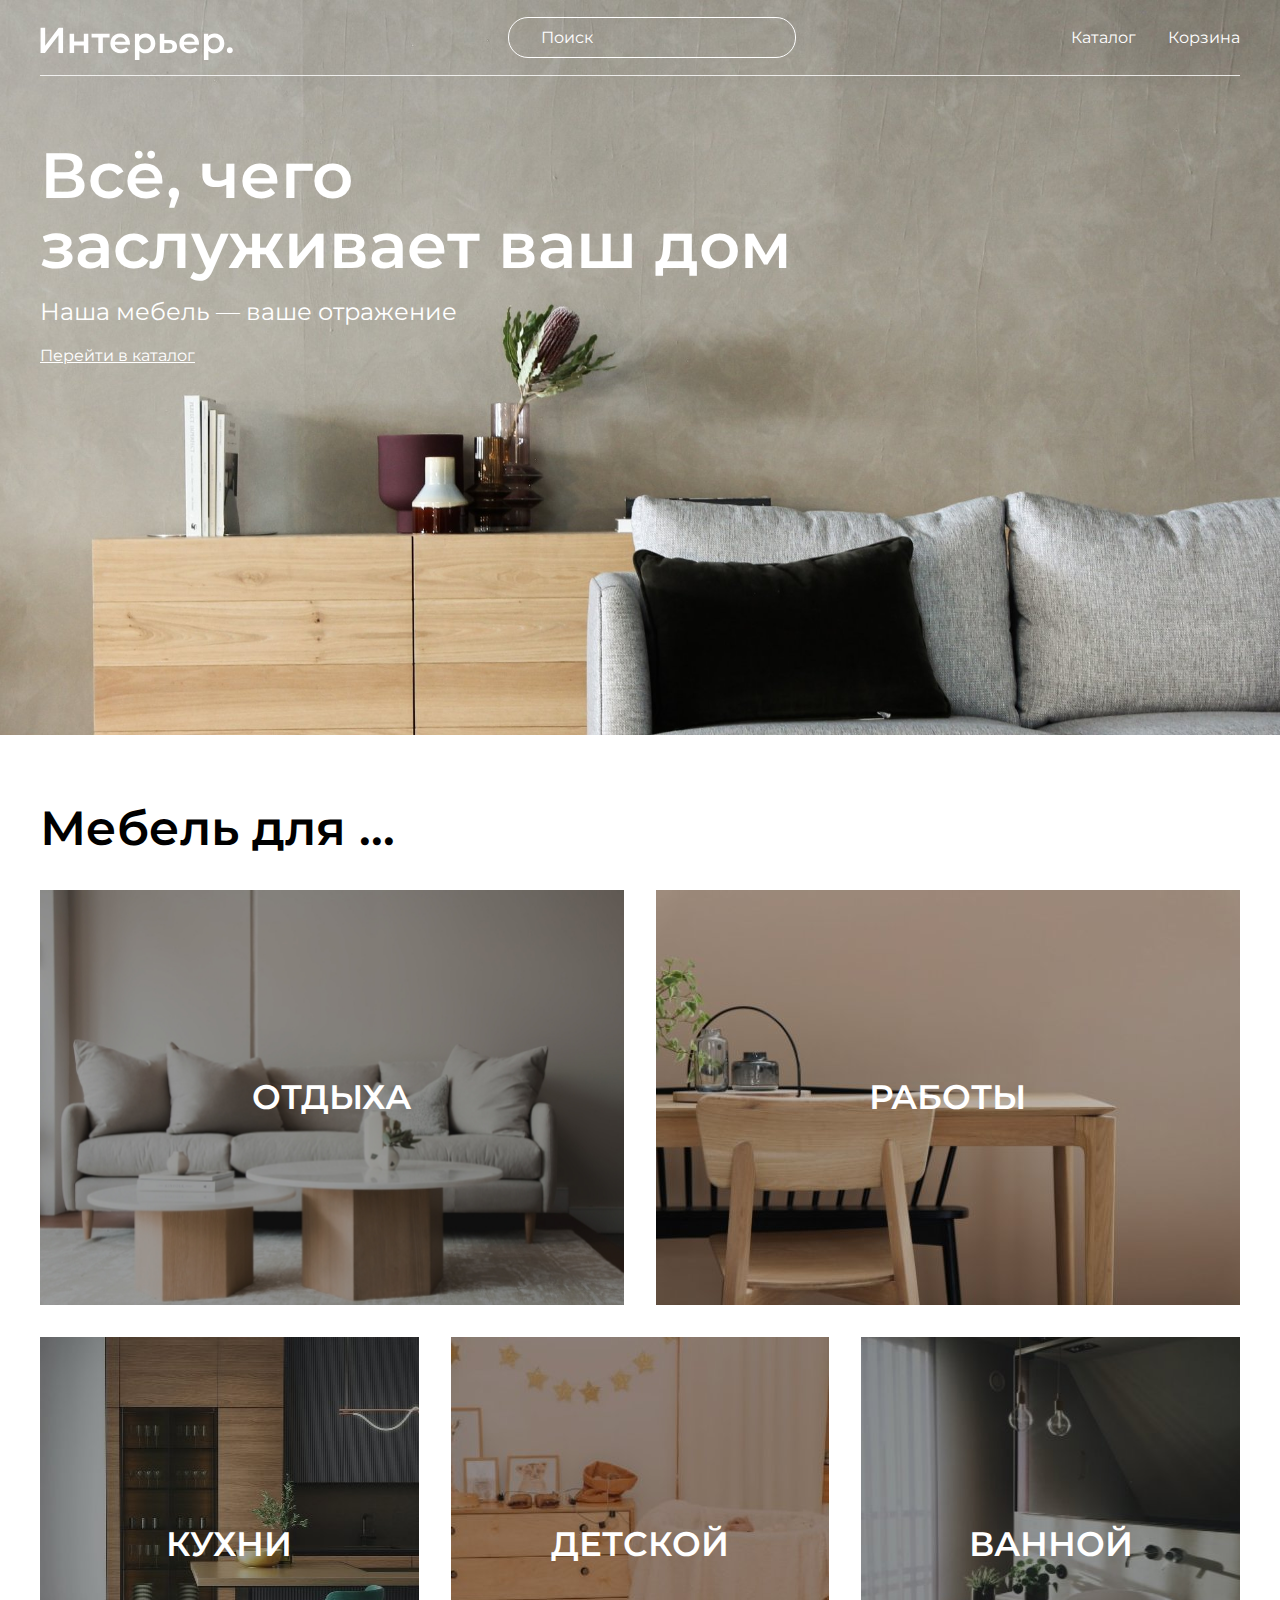
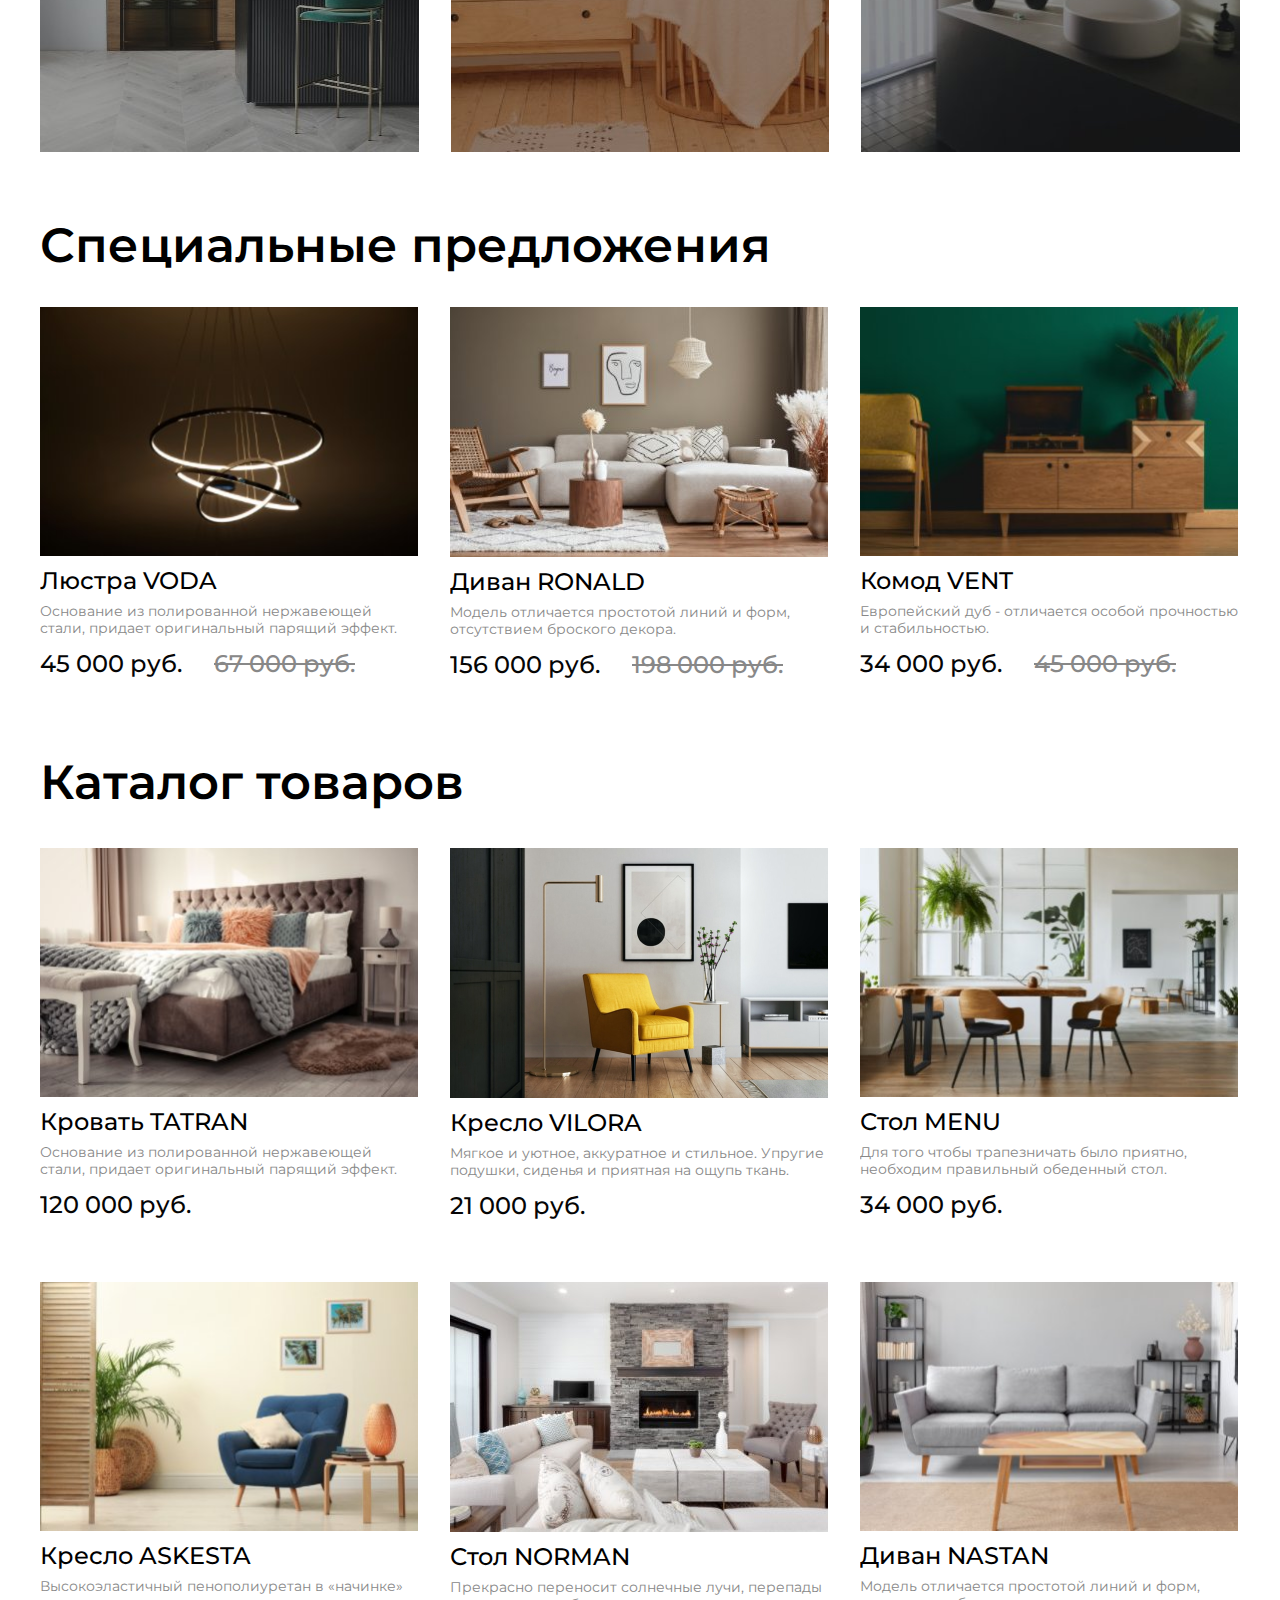
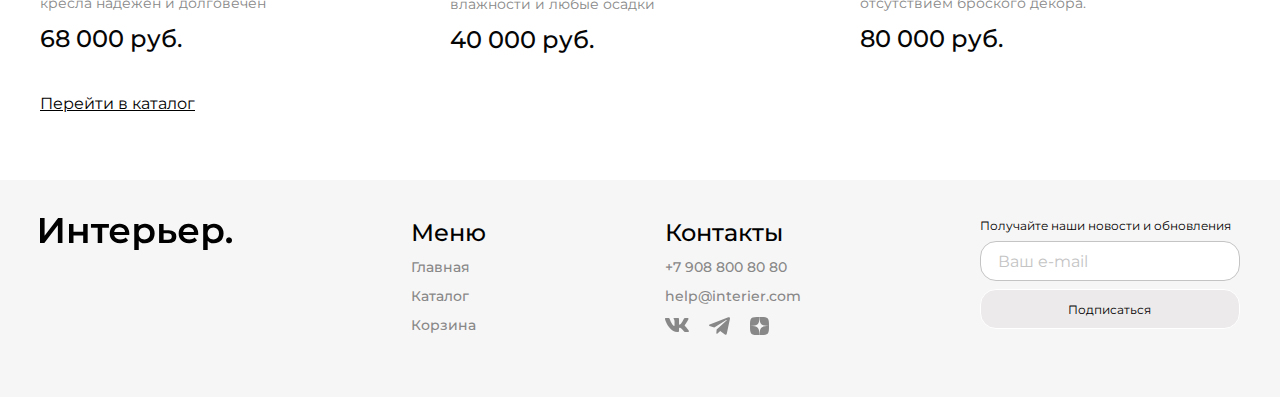
<file: index.html>
<!DOCTYPE html>
<html lang="en">
<head>
    <meta charset="UTF-8">
    <meta name="viewport" content="width=device-width, initial-scale=1.0">
    <title>Интернет-магазин мебели</title>
    <link rel="preconnect" href="https://fonts.googleapis.com">
    <link rel="preconnect" href="https://fonts.gstatic.com" crossorigin>
    <link href="https://fonts.googleapis.com/css2?family=Montserrat:ital,wght@0,100..900;1,100..900&display=swap" rel="stylesheet">
    <link rel="preconnect" href="https://fonts.googleapis.com">
    <link rel="preconnect" href="https://fonts.gstatic.com" crossorigin>
    <link href="https://fonts.googleapis.com/css2?family=Poppins:ital,wght@0,400;0,500;0,600;1,600&display=swap" rel="stylesheet">
    <link rel="stylesheet" href="style.css">
</head>
<body>
    <div class="top center">
        <header class="header">
            <a class="logo" href="index.html">
            <img class="header__logo" src="./img/logo.svg" alt="Логотип"></a>
            <input placeholder="Поиск" class="header__input" type="text">
        <nav>
            <ul class="menu">
                    <li><a class="menu__link" href="catalog.html">Каталог</a></li>
                <li>
                    <div class="menu__modal"> 
                        <a class="menu__link" href="basket.html">Корзина</a>
                        <div class="menu__modal-wrapper">
                        <div class="menu__modal-box">
                            <div class="menu__modal-item menu__modal-itemfirst">
                                <div class="menu__modal-card">
                                     <img class="menu__modal-img" src="./img/basket1.jpeg" alt="Стол MENU">
                                     <div class="menu__modal-info">
                                         <h4 class="menu__modal-name">Стол MENU</h4>
                                         <p class="menu__modal-price">34 000 руб.</p>
                                         <div class="menu__modal-linkbox">
                                             <a class="menu__modal-link" href="#">Избранные</a>
                                             <a class="menu__modal-link" href="#">Удалить</a>
                                         </div>
                                     </div>
                                </div>
                                 <input class="menu__modal-input" type="number" value="1" min="1">
                             </div>
                             <div class="menu__modal-item">
                                 <div class="menu__modal-card">
                                     <img class="menu__modal-img" src="./img/basket2.jpeg" alt="Диван NASTAN">
                                     <div class="menu__modal-info">
                                         <h4 class="menu__modal-name">Диван NASTAN</h4>
                                         <p class="menu__modal-price">80 000 руб.</p>
                                         <div class="menu__modal-linkbox">
                                             <a class="menu__modal-link" href="#">Избранные</a>
                                             <a class="menu__modal-link" href="#">Удалить</a>
                                         </div>
                                     </div>
                                 </div>
                                 <input class="menu__modal-input" type="number" value="1" min="1">
                             </div>
                        </div>
                        <div class="menu__modal-total">
                            <div class="menu__modal-totalsumm">
                                <h4 class="menu__modal-tot">Итого: </h4>
                                <h4 class="menu__modal-sum">114 000 руб.</h4>
                            </div>
                            <form action="#">
                                <button class="menu__modal-btn" type="submit">Оформить заказ</button>  
                            </form>
                        </div>
                        </div>
                    </div>
                </li>
            </ul>
        </nav>
        <div class="menu-mobil">
            <button class="menu-mobil__btn"><img src="./img/search.svg" alt="search"></button>
            <a href="./catalog.html"><img src="./img/catalog.svg" alt="catalog"></a>
            <a href="./basket.html"><img src="./img/basket.svg" alt="basket"></a>
        </div>
        </header>
        <section class="title">
        <h1 class="title__heading">Всё, чего<br>заслуживает ваш дом</h1> 
        <p class="title__down">Наша мебель — ваше отражение</p> 
        <a class="link" href="catalog.html">Перейти в каталог</a>
        </section>
    </div>
    <section class="category center">
        <h2 class="category__heading">Мебель для ... </h2>
        <div class="category__box">
            <div class="category__product category__product_1 category__product-big">ОТДЫХА</div>
            <div class="category__product category__product_2 category__product-big">РАБОТЫ</div>
            <div class="category__product category__product_3">КУХНИ</div>
            <div class="category__product category__product_4">ДЕТСКОЙ</div>
            <div class="category__product category__product_5">ВАННОЙ</div>
        </div>
    </section>
    <section class="content center">
        <h2 class="content__heading">Специальные предложения</h2> 
        <div class="content__box">
            <article class="content__product mobil-product-first">
                <img class="content__product-img" src="img/product2.jpeg" alt="Люстра VODA">
                <div class="product-btn">
                    <button class="card-btn">
                        <img class="icon-bag" src="./img/icon-bag.png" alt="icon-bag">
                    </button>
                    <button class="card-btn">
                        <img class="icon-heart" src="./img/icon-heart.png" alt="icon-heart">
                    </button>
                </div>
                <h3 class="content__product-name">Люстра VODA</h3> 
                <p class="content__text">Основание из полированной нержавеющей стали, придает оригинальный парящий эффект.</p>
                <div class="content__box-price">
                    <p class="content__price">45 000 руб.</p>
                    <p class="content__old-price">67 000 руб.</p> 
                </div>
            </article>
            <article class="content__product mobil-product">
                <img class="content__product-img" src="img/product3.jpeg" alt="Диван RONALD">
                <div class="product-btn">
                    <button class="card-btn">
                        <img class="icon-bag" src="./img/icon-bag.png" alt="icon-bag">
                    </button>
                    <button class="card-btn">
                        <img class="icon-heart" src="./img/icon-heart.png" alt="icon-heart">
                    </button>
                </div>
                <h3 class="content__product-name">Диван RONALD</h3> 
                <p class="content__text"> Модель отличается простотой линий и форм, отсутствием броского декора.</p>
                <div class="content__box-price">
                    <p class="content__price">156 000 руб.</p>
                    <p class="content__old-price">198 000 руб.</p> 
                </div>
            </article>
            <article class="content__product"> 
                <img class="content__product-img" src="img/product4.jpeg" alt="Комод VENT">
                <div class="product-btn">
                    <button class="card-btn">
                        <img class="icon-bag" src="./img/icon-bag.png" alt="icon-bag">
                    </button>
                    <button class="card-btn">
                        <img class="icon-heart" src="./img/icon-heart.png" alt="icon-heart">
                    </button>
                </div>
                <h3 class="content__product-name">Комод VENT</h3> 
                <p class="content__text">Европейский дуб - отличается особой прочностью и стабильностью.</p>
                <div class="content__box-price">
                    <p class="content__price">34 000 руб.</p>
                    <p class="content__old-price">45 000 руб.</p> 
                </div>
            </article>
        </div>
    </section>
    <section class="catalog center">
        <h2 class="content__heading">Каталог товаров</h2>
        <div class="catalog__box"> 
            <article class="content__product">
                <img class="content__product-img" src="img/product5.jpeg" alt="Кровать TATRAN">
                <div class="product-btn">
                    <button class="card-btn">
                        <img class="icon-bag" src="./img/icon-bag.png" alt="icon-bag">
                    </button>
                    <button class="card-btn">
                        <img class="icon-heart" src="./img/icon-heart.png" alt="icon-heart">
                    </button>
                </div>
                <h3 class="content__product-name">Кровать TATRAN</h3> 
                <p class="content__text">Основание из полированной нержавеющей стали, придает оригинальный парящий эффект.</p>
                <div class="content__box-price">
                    <p class="content__price">120 000 руб.</p>
                </div>
            </article>
            <article class="content__product">
                <img class="content__product-img" src="img/product1.jpg" alt="Кресло VILORA">
                <div class="product-btn">
                    <button class="card-btn">
                        <img class="icon-bag" src="./img/icon-bag.png" alt="icon-bag">
                    </button>
                    <button class="card-btn">
                        <img class="icon-heart" src="./img/icon-heart.png" alt="icon-heart">
                    </button>
                </div>
                <h3 class="content__product-name">Кресло VILORA</h3> 
                <p class="content__text">Мягкое и уютное, аккуратное и стильное. Упругие подушки, сиденья и приятная на ощупь ткань.</p>
                <div class="content__box-price">
                    <p class="content__price">21 000 руб.</p>
                </div>
            </article>
            <article class="content__product">
                <img class="content__product-img" src="img/product6.jpeg" alt="Стол MENU">
                <div class="product-btn">
                    <button class="card-btn">
                        <img class="icon-bag" src="./img/icon-bag.png" alt="icon-bag">
                    </button>
                    <button class="card-btn">
                        <img class="icon-heart" src="./img/icon-heart.png" alt="icon-heart">
                    </button>
                </div>
                <h3 class="content__product-name">Стол MENU</h3> 
                <p class="content__text">Для того чтобы трапезничать было приятно, необходим правильный обеденный стол.</p>
                <div class="content__box-price">
                    <p class="content__price">34 000 руб.</p>
                </div>
            </article>
            <article class="content__product">
                <img class="content__product-img" src="img/product7.jpeg" alt="Кресло ASKESTA">
                <div class="product-btn">
                    <button class="card-btn">
                        <img class="icon-bag" src="./img/icon-bag.png" alt="icon-bag">
                    </button>
                    <button class="card-btn">
                        <img class="icon-heart" src="./img/icon-heart.png" alt="icon-heart">
                    </button>
                </div>
                <h3 class="content__product-name">Кресло ASKESTA</h3> 
                <p class="content__text">Высокоэластичный пенополиуретан в «начинке» кресла надежен и долговечен</p>
                <div class="content__box-price">
                    <p class="content__price">68 000 руб.</p>
                </div>
            </article>
            <article class="content__product">
                <img class="content__product-img" src="img/product8.jpeg" alt="Стол NORMAN">
                <div class="product-btn">
                    <button class="card-btn">
                        <img class="icon-bag" src="./img/icon-bag.png" alt="icon-bag">
                    </button>
                    <button class="card-btn">
                        <img class="icon-heart" src="./img/icon-heart.png" alt="icon-heart">
                    </button>
                </div>
                <h3 class="content__product-name">Стол NORMAN</h3> 
                <p class="content__text">Прекрасно переносит солнечные лучи, перепады влажности и любые осадки</p>
                <div class="content__box-price">
                    <p class="content__price">40 000 руб.</p>
                </div>
            </article>
            <article class="content__product">
                <img class="content__product-img" src="img/product9.jpeg" alt="Диван NASTAN">
                <div class="product-btn">
                    <button class="card-btn">
                        <img class="icon-bag" src="./img/icon-bag.png" alt="icon-bag">
                    </button>
                    <button class="card-btn">
                        <img class="icon-heart" src="./img/icon-heart.png" alt="icon-heart">
                    </button>
                </div>
                <h3 class="content__product-name">Диван NASTAN</h3> 
                <p class="content__text">Модель отличается простотой линий и форм, отсутствием броского декора.</p>
                <div class="content__box-price">
                    <p class="content__price">80 000 руб.</p>
                </div>
            </article>
        </div>
        <a class="link  catalog-link" href="catalog.html">Перейти в каталог</a>
    </section>
    <footer class="footer center">
        <a href="index.html">
        <img class="footer__logo" src="img/footer_logo.svg" alt="Логотип"></a>
        <div class="footer__box-menu">
            <h4 class="footer__name-menu">Меню</h4>
        <nav>
            <ul class="footer__menu footer__items">
                <li><a class="footer__menu footer__link" href="index.html">Главная</a></li>
                <li><a class="footer__menu footer__link" href="catalog.html">Каталог</a></li>
                <li><a class="footer__menu footer__link" href="basket.html">Корзина</a></li>
            </ul>
        </nav>
        </div>
        <div class="footer__box-contacts">
            <h4 class="footer__name-menu">Контакты</h4>
            <div class="footer__items">
                <a class="footer__menu" href="+79088008080">+7 908 800 80 80</a>
                <a class="footer__menu" href="help@interier.com">help@interier.com</a>
               <div class="soc-net">
                <a class="soc-net-logo" href="https://m.vk.com/"><img src="img/vk.svg" alt="ВКонтакте"></a>
                <a class="soc-net-logo" href="https://telegram.org/"><img src="img/telegram.svg" alt="Telegram"></a>
                <a class="soc-net-logo" href="https://dzen.ru/"><img src="img/dzen.svg" alt="Дзен"></a><br>
               </div>
            </div>
        </div>
        <div class="footer__box-subscription">
            <p class="footer__text">Получайте наши новости и обновления</p>
            <form action="#">
                <input placeholder="Ваш e-mail" class="footer__input" type="email">
            </form> 
            <form action="#">   
            <button class="footer__btn" type="submit">Подписаться</button>
        </form>
        </div>
    </footer>
</body>
</html>
</file>
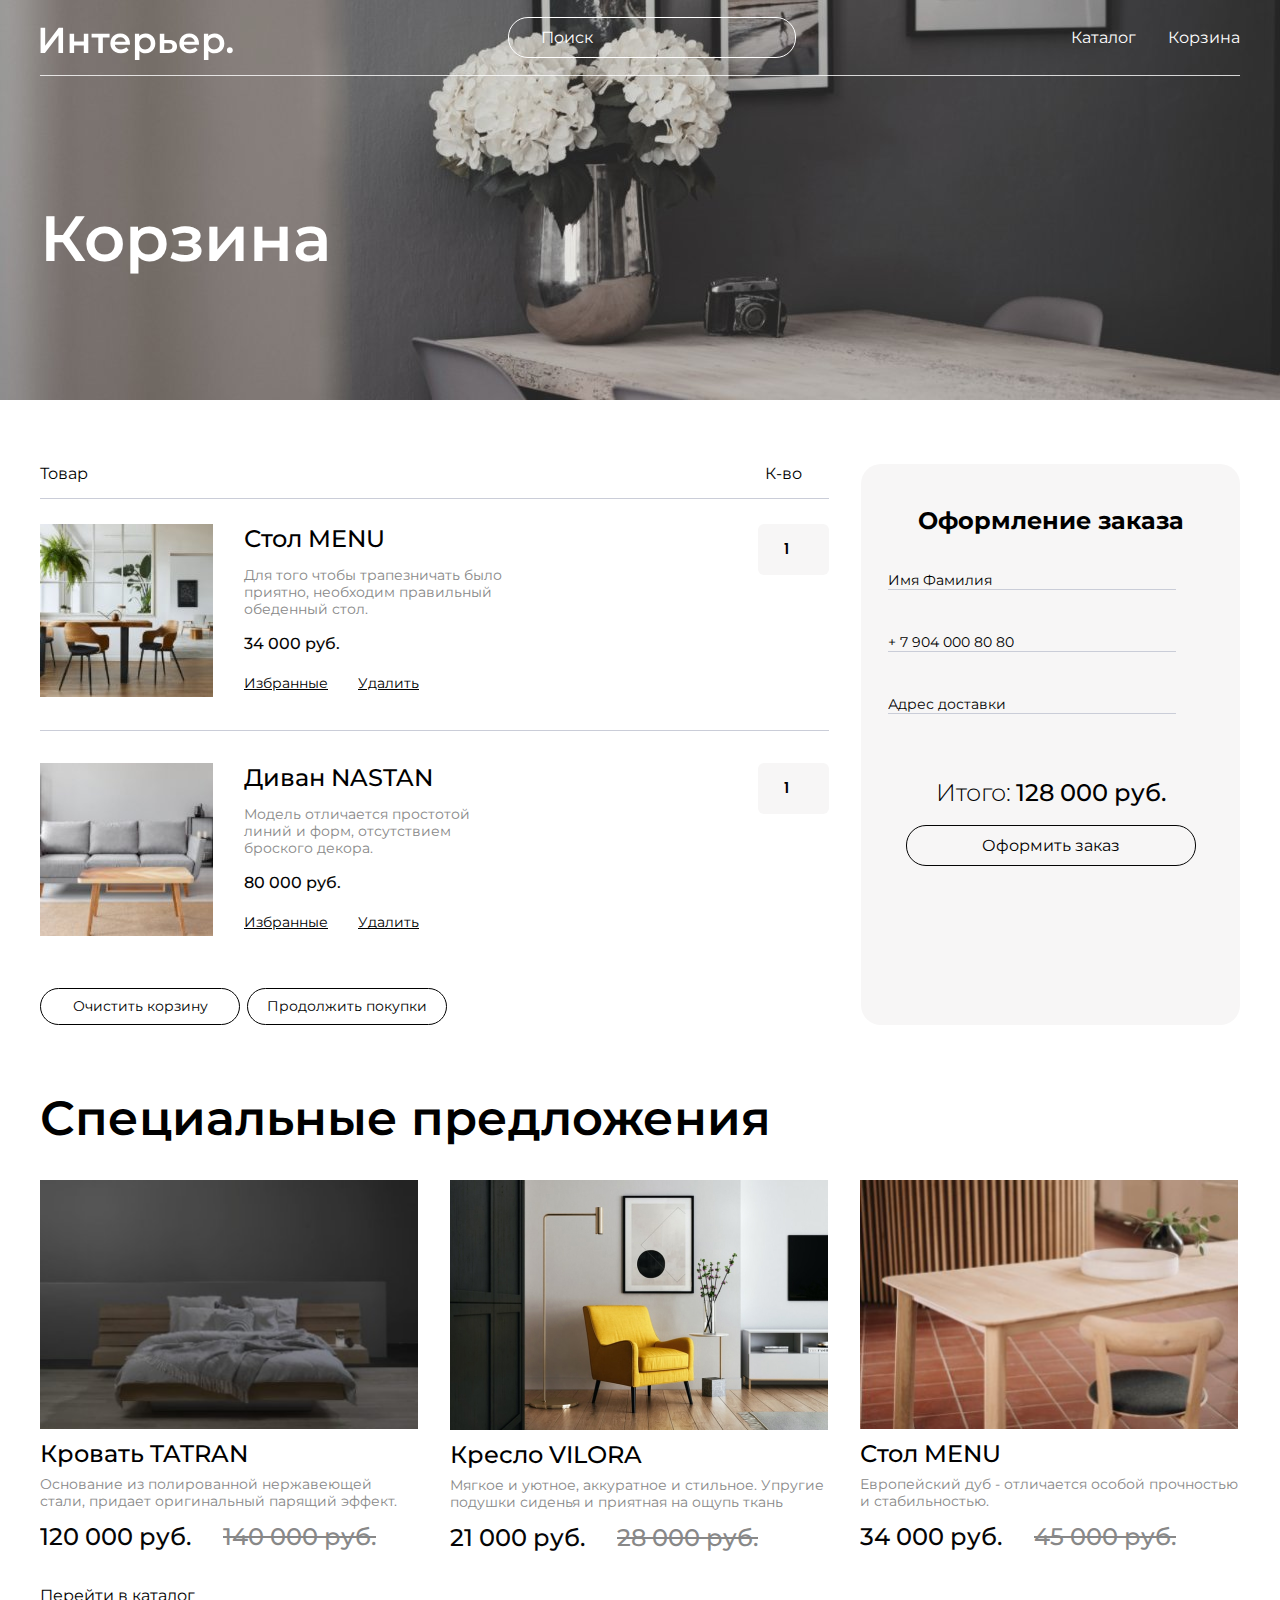
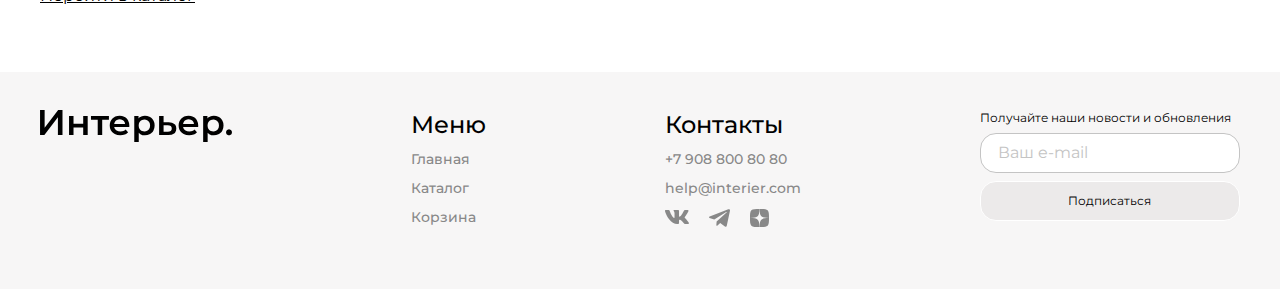
<file: basket.html>
<!DOCTYPE html>
<html lang="en">
<head>
    <meta charset="UTF-8">
    <meta name="viewport" content="width=device-width, initial-scale=1.0">
    <title>Интернет-магазин мебели</title>
    <link rel="preconnect" href="https://fonts.googleapis.com">
    <link rel="preconnect" href="https://fonts.gstatic.com" crossorigin>
    <link href="https://fonts.googleapis.com/css2?family=Montserrat:ital,wght@0,100..900;1,100..900&display=swap" rel="stylesheet">
    <link rel="preconnect" href="https://fonts.googleapis.com">
    <link rel="preconnect" href="https://fonts.gstatic.com" crossorigin>
    <link href="https://fonts.googleapis.com/css2?family=Poppins:ital,wght@0,400;0,500;0,600;1,600&display=swap" rel="stylesheet">
    <link rel="stylesheet" href="style.css">
</head>
<body>
    <section class="top-basket center">
        <header class="header">
            <a class="logo" href="index.html">
            <img class="header__logo" src="./img/logo.svg" alt="Логотип"></a>
            <input placeholder="Поиск" class="header__input" type="text">
        <nav>
            <ul class="menu">
                <li><a class="menu__link" href="catalog.html">Каталог</a></li>
                <li><a class="menu__link" href="basket.html">Корзина</a></li>
            </ul>
        </nav>
        <div class="menu-mobil">
            <button class="menu-mobil__btn"><img src="./img/search.svg" alt="search"></button>
            <a href="./catalog.html"><img src="./img/catalog.svg" alt="catalog"></a>
            <a href="./basket.html"><img src="./img/basket.svg" alt="basket"></a>
        </div>
        </header>
        <h1 class="top-basket__title">Корзина </h1>
    </section>
    <section class="basket center">
        <div class="basket__content">
            <div class="basket__name">
                <p class="basket__name-head">Товар</p>
                <p class="basket__name-head">К-во</p>
            </div>
            <div class="basket__item-box">
                <div class="basket__item basket__item-first">
                   <div class="basket__card">
                        <img class="basket__img" src="./img/basket1.jpeg" alt="Стол MENU">
                        <div class="basket__info">
                            <h4 class="basket__product-name">Стол MENU</h4>
                            <p class="basket__text">Для того чтобы трапезничать было приятно, необходим правильный обеденный стол.</p>
                            <p class="basket__price">34 000 руб.</p>
                            <div class="basket__link-box">
                                <a class="basket__link" href="#">Избранные</a>
                                <a class="basket__link" href="#">Удалить</a>
                            </div>
                        </div>
                   </div>
                    <input class="basket__input" type="number" value="1" min="1">
                </div>
                <div class="basket__item">
                    <div class="basket__card">
                        <img class="basket__img" src="./img/basket2.jpeg" alt="Диван NASTAN">
                        <div class="basket__info">
                            <h4 class="basket__product-name">Диван NASTAN</h4>
                            <p class="basket__text">Модель отличается простотой линий и форм, отсутствием броского декора.</p>
                            <p class="basket__price">80 000 руб.</p>
                            <div class="basket__link-box">
                                <a class="basket__link" href="#">Избранные</a>
                                <a class="basket__link" href="#">Удалить</a>
                            </div>
                        </div>
                    </div>
                    <input class="basket__input" type="number" value="1" min="1">
                </div>
            </div>
            <div class="basket__content-btn-box">
                <form action="#">
                    <button class="basket__content-btn" type="submit">Очистить корзину</button>  
                </form>
                <form action="#">
                    <button class="basket__content-btn basket__device-btn" type="button">Продолжить покупки</button>
                </form>
            </div>
        </div>
        <div class="basket__form">
            <h3 class="basket__form-head">Оформление заказа</h3>
            <div class="basket__data-box">
                <form class="basket__data-input" action="#">
                    <input class="basket__input-form" type="text" placeholder="Имя Фамилия">
                    <input class="basket__input-form" type="tel" placeholder="+ 7 904 000 80 80">
                    <input class="basket__input-form" type="text" placeholder="Адрес доставки">
                </form>
            </div>
            <div class="basket__total-summ">
                <h4 class="basket__tot">Итого: </h4>
                <h4 class="basket__sum">128 000 руб.</h4>
            </div>
            <form action="#">
                <button class="basket__form-btn" type="submit">Оформить заказ</button>  
            </form>
        </div>
    </section>
    <section class="content content-device center">
        <h2 class="content__heading">Специальные предложения</h2> 
        <div class="content__box content__box-basket">
            <article class="content__product">
                <img class="content__product-img" src="img/product15.jpeg" alt="Кровать TATRAN">
                <div class="product-btn">
                    <button class="card-btn">
                        <img class="icon-bag" src="./img/icon-bag.png" alt="icon-bag">
                    </button>
                    <button class="card-btn">
                        <img class="icon-heart" src="./img/icon-heart.png" alt="icon-heart">
                    </button>
                </div>
                <h3 class="content__product-name">Кровать TATRAN</h3> 
                <p class="content__text">Основание из полированной нержавеющей стали, придает оригинальный парящий эффект.</p>
                <div class="content__box-price">
                    <p class="content__price">120 000 руб.</p>
                    <p class="content__old-price">140 000 руб.</p> 
                </div>
            </article>
            <article class="content__product">
                <img class="content__product-img" src="img/product1.jpg" alt="Кресло VILORA">
                <div class="product-btn">
                    <button class="card-btn">
                        <img class="icon-bag" src="./img/icon-bag.png" alt="icon-bag">
                    </button>
                    <button class="card-btn">
                        <img class="icon-heart" src="./img/icon-heart.png" alt="icon-heart">
                    </button>
                </div>
                <h3 class="content__product-name">Кресло VILORA</h3>
                <p class="content__text">Мягкое и уютное, аккуратное и стильное. Упругие подушки сиденья и приятная на ощупь ткань</p>
                <div class="content__box-price">
                    <p class="content__price">21 000 руб.</p>
                    <p class="content__old-price">28 000 руб.</p> 
                </div>
            </article>
            <article class="content__product"> 
                <img class="content__product-img" src="img/product16.jpeg" alt="Стол MENU">
                <div class="product-btn">
                    <button class="card-btn">
                        <img class="icon-bag" src="./img/icon-bag.png" alt="icon-bag">
                    </button>
                    <button class="card-btn">
                        <img class="icon-heart" src="./img/icon-heart.png" alt="icon-heart">
                    </button>
                </div>
                <h3 class="content__product-name">Стол MENU</h3>
                <p class="content__text">Европейский дуб - отличается особой прочностью и стабильностью.</p>
                <div class="content__box-price">
                    <p class="content__price">34 000 руб.</p>
                    <p class="content__old-price">45 000 руб.</p> 
                </div>
            </article>
        </div>
        <a class="link  catalog-link " href="catalog.html">Перейти в каталог</a>
    </section>
    <footer class="footer center">
        <img class="footer__logo" src="img/footer_logo.svg" alt="Логотип">
        <div class="footer__box-menu">
            <h4 class="footer__name-menu">Меню</h4>
        <nav>
            <ul class="footer__menu footer__items">
                <li><a class="footer__menu footer__link" href="index.html">Главная</a></li>
                <li><a class="footer__menu footer__link" href="catalog.html">Каталог</a></li>
                <li><a class="footer__menu footer__link" href="basket.html">Корзина</a></li>
            </ul>
        </nav>
        </div>
        <div class="footer__box-contacts">
            <h4 class="footer__name-menu">Контакты</h4>
            <div class="footer__items">
                <a class="footer__menu" href="+79088008080">+7 908 800 80 80</a>
                <a class="footer__menu" href="help@interier.com">help@interier.com</a>
               <div class="soc-net">
                <a class="soc-net-logo" href="https://m.vk.com/"><img src="img/vk.svg" alt="ВКонтакте"></a>
                <a class="soc-net-logo" href="https://telegram.org/"><img src="img/telegram.svg" alt="Telegram"></a>
                <a class="soc-net-logo" href="https://dzen.ru/"><img src="img/dzen.svg" alt="Дзен"></a><br>
               </div>
            </div>
        </div>
        <div class="footer__box-subscription">
            <p class="footer__text">Получайте наши новости и обновления</p>
            <form action="#">
                <input placeholder="Ваш e-mail" class="footer__input" type="email">
            </form> 
            <form action="#">   
            <button class="footer__btn" type="submit">Подписаться</button>
        </form>
        </div>
    </footer>
    <script src="scriptbasket.js"></script>
</body>
</html>
</file>
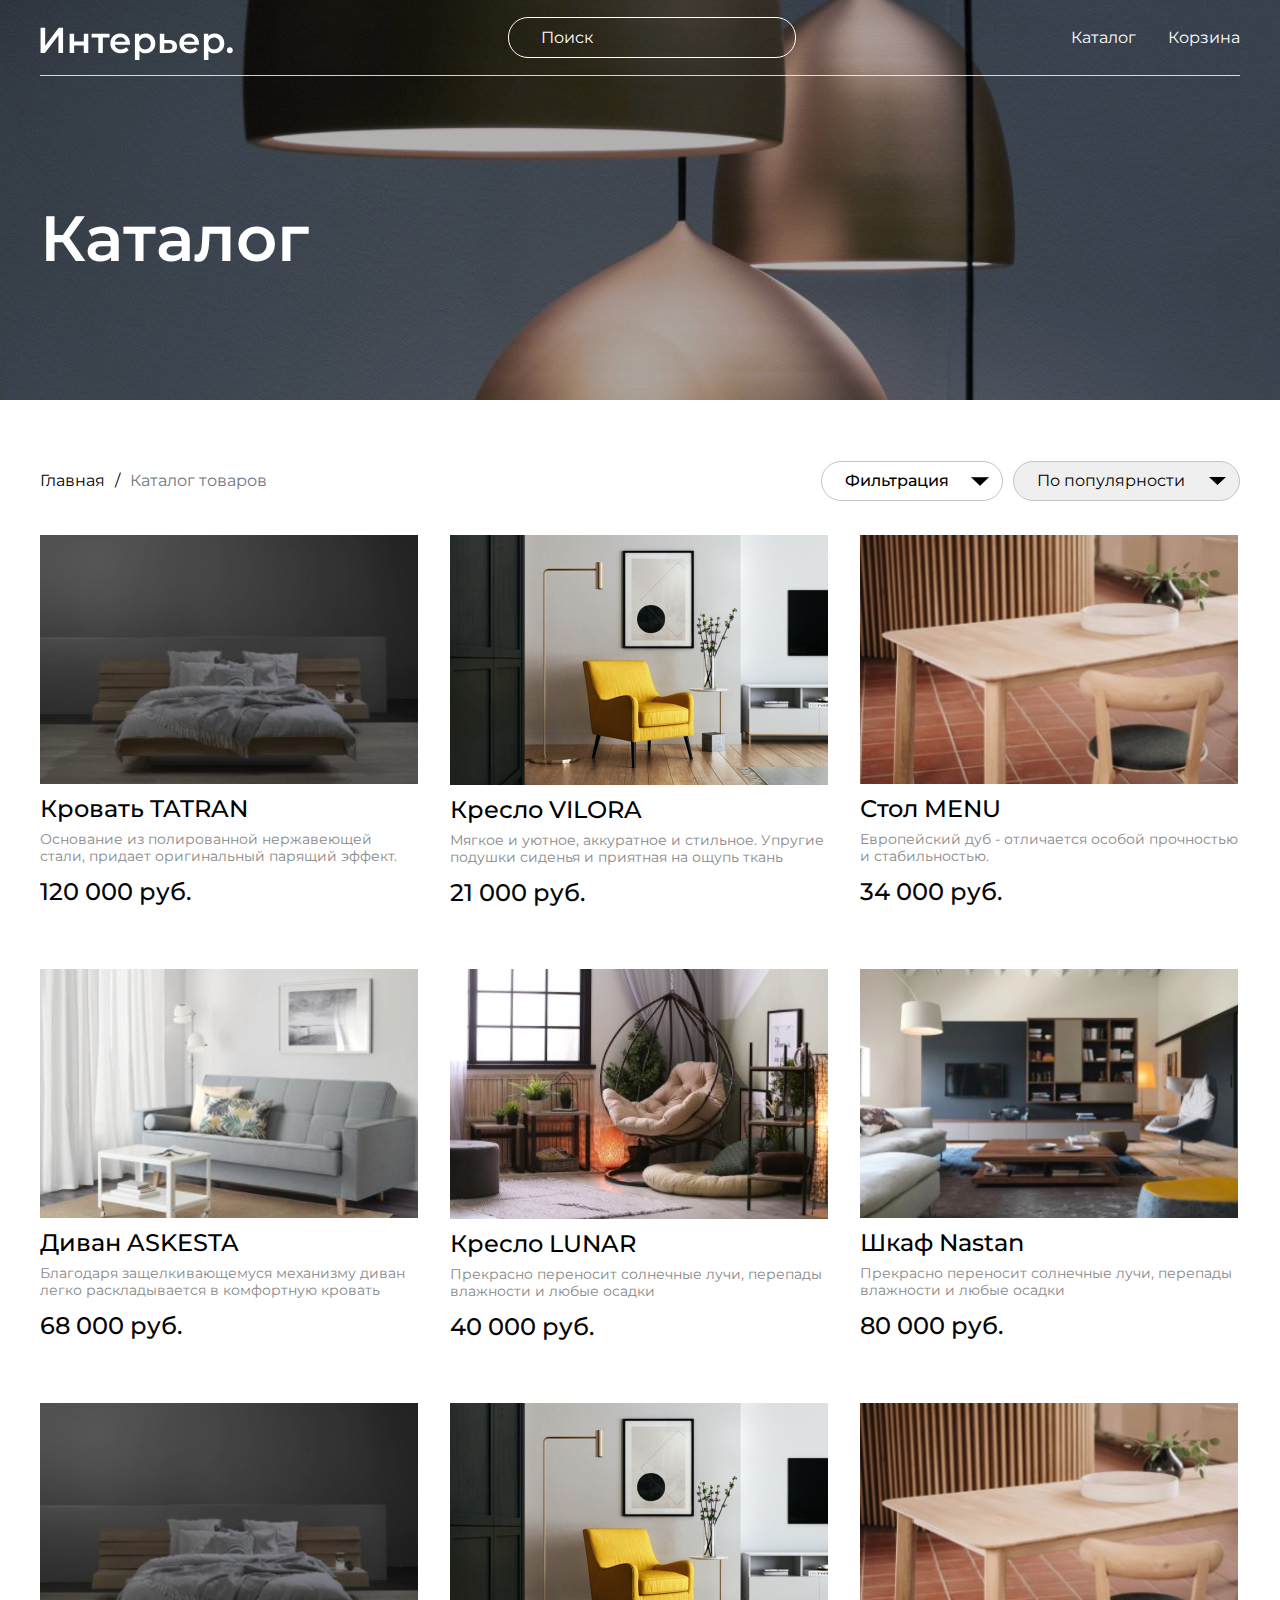
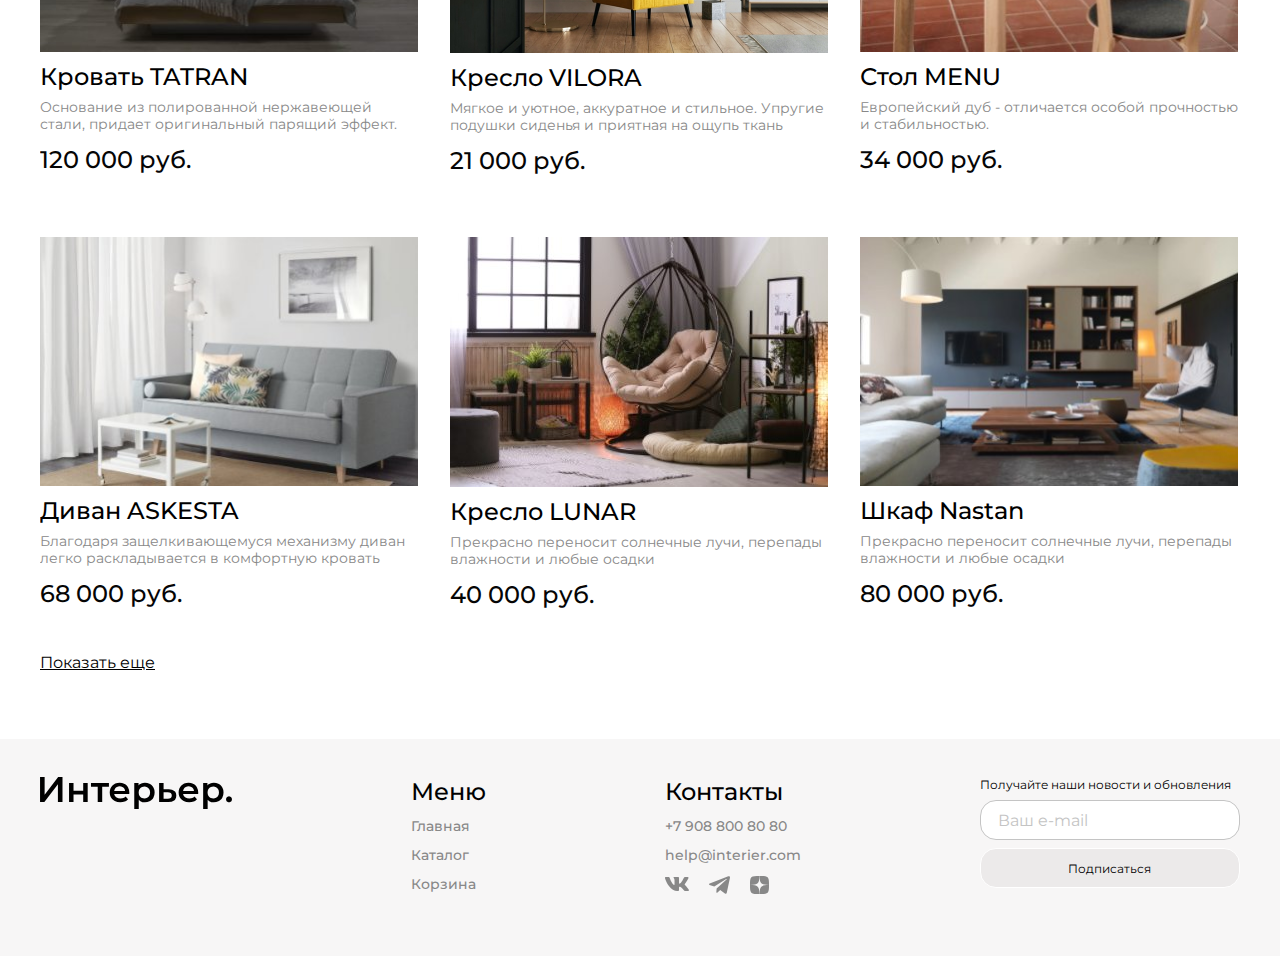
<file: catalog.html>
<!DOCTYPE html>
<html lang="en">
<head>
    <meta charset="UTF-8">
    <meta name="viewport" content="width=device-width, initial-scale=1.0">
    <title>Каталог</title>
    <link rel="preconnect" href="https://fonts.googleapis.com">
    <link rel="preconnect" href="https://fonts.gstatic.com" crossorigin>
    <link href="https://fonts.googleapis.com/css2?family=Montserrat:ital,wght@0,100..900;1,100..900&display=swap" rel="stylesheet">
    <link rel="preconnect" href="https://fonts.googleapis.com">
    <link rel="preconnect" href="https://fonts.gstatic.com" crossorigin>
    <link href="https://fonts.googleapis.com/css2?family=Poppins:ital,wght@0,400;0,500;0,600;1,600&display=swap" rel="stylesheet">
    <link rel="stylesheet" href="style.css">
</head>
<body>
    <div class="top-catalog center">
        <header class="header">
            <a class="logo" href="index.html">
            <img class="header__logo" src="./img/logo.svg" alt="Логотип"></a>
            <input placeholder="Поиск" class="header__input" type="text">
        <nav>
            <ul class="menu">
                <li><a class="menu__link" href="catalog.html">Каталог</a></li>
                <li><a class="menu__link" href="basket.html">Корзина</a></li>
            </ul>
        </nav>
        <div class="menu-mobil">
            <button class="menu-mobil__btn"><img src="./img/search.svg" alt="search"></button>
            <a href="./catalog.html"><img src="./img/catalog.svg" alt="catalog"></a>
            <a href="./basket.html"><img src="./img/basket.svg" alt="basket"></a>
        </div>
        </header>
        <section class="title">
        <h1 class="title__heading title__heading_catalog">Каталог</h1> 
        </section>
    </div> 
    <div class="toolsbar center">
        <nav>
            <ul class="toolsbar__nav">
                <li><a class="toolsbar__nav-link" href="index.html">Главная</a></li>
                <li><a class="toolsbar__nav-link active" href="catalog.html">Каталог товаров</a></li>
            </ul>
        </nav>
        <div class="toolsbar__view">
            <div class="toolsbar__filtred">
                <button class="button-filtr">Фильтрация</button>
                <form class="filtr-form filtr-formShow" action="#" method="get">
                    <div class="filtr-form__wrapper">
                        <fieldset class="filtr-form__fieldset">
                            <legend class="filtr-form__legend">Сроки доставки</legend>
                            <div class="filtr-form__box">
                                <div class="radio">
                                    <input class="radio__input" type="radio" name="delivery-time" id="unimportant" value="unimportant" checked>
                                    <label class="radio__label" for="unimportant">Неважно</label>
                                </div>
                                <div class="radio">
                                    <input class="radio__input" type="radio" name="delivery-time" id="today" value="today">
                                    <label class="radio__label" for="today">Сегодня</label>
                                </div>
                                <div class="radio">
                                    <input class="radio__input" type="radio" name="delivery-time" id="tomorrow" value="tomorrow">
                                    <label class="radio__label" for="tomorrow">Завтра</label>
                                </div>
                                <div class="radio">
                                    <input class="radio__input" type="radio" name="delivery-time" id="three-days" value="three-days">
                                    <label class="radio__label" for="three-days">До 3 дней</label>
                                </div>
                                <div class="radio">
                                    <input class="radio__input" type="radio" name="delivery-time" id="seven-days" value="seven-days">
                                    <label class="radio__label" for="seven-days">До 7 дней</label>
                                </div>
                            </div>
                        </fieldset>
                        <fieldset class="filtr-form__fieldset">
                                <legend class="filtr-form__legend filtr-form__legend_form">Цена</legend>
                                <div class="range">
                                    <label class="range__label" for="range-min">от 0 руб. до 100000 руб.</label>
                                    <div class="range__slider">
                                        <input class="range__input range__input-min" name="range-min" type="range" min="1" max="100000" value="1" id="range-min">
                                        <input class="range__input range__input-max" type="range" name="range__input-max" min="1" max="100000" value="100000">
                                    </div>
                                </div>
                        </fieldset>
                        <fieldset class="filtr-form__fieldset">
                                <legend class="filtr-form__legend filtr-form__legend_form">Цвет</legend>
                                <div class="color-box">
                                    <div class="checkbox color-box__checkbox">
                                        <input class="checkbox__input" type="checkbox" id="white">
                                        <label class="checkbox__label checkbox__label_white" for="white"></label>
                                    </div>
                                    <div class="checkbox color-box__checkbox">
                                        <input class="checkbox__input" type="checkbox" id="black">
                                        <label class="checkbox__label checkbox__label_black" for="black"></label>
                                    </div>
                                    <div class="checkbox color-box__checkbox">
                                        <input class="checkbox__input" type="checkbox" id="gray">
                                        <label class="checkbox__label checkbox__label_gray" for="gray"></label>
                                    </div>
                                    <div class="checkbox color-box__checkbox">
                                        <input class="checkbox__input" type="checkbox" id="red">
                                        <label class="checkbox__label checkbox__label_red" for="red"></label>
                                    </div>
                                    <div class="checkbox color-box__checkbox">
                                        <input class="checkbox__input" type="checkbox" id="orange" checked>
                                        <label class="checkbox__label checkbox__label_orange" for="orange"></label>
                                    </div>
                                    <div class="checkbox color-box__checkbox">
                                        <input class="checkbox__input" type="checkbox" id="yellow" checked>
                                        <label class="checkbox__label checkbox__label_yellow" for="yellow"></label>
                                    </div>
                                    <div class="checkbox color-box__checkbox">
                                        <input class="checkbox__input" type="checkbox" id="green">
                                        <label class="checkbox__label checkbox__label_green" for="green"></label>
                                    </div>
                                    <div class="checkbox color-box__checkbox">
                                        <input class="checkbox__input" type="checkbox" id="teal">
                                        <label class="checkbox__label checkbox__label_teal" for="teal"></label>
                                    </div>
                                    <div class="checkbox color-box__checkbox">
                                        <input class="checkbox__input" type="checkbox" id="light-blue">
                                        <label class="checkbox__label checkbox__label_light-blue" for="light-blue"></label>
                                    </div>
                                    <div class="checkbox color-box__checkbox">
                                        <input class="checkbox__input" type="checkbox" id="blue">
                                        <label class="checkbox__label checkbox__label_blue" for="blue"></label>
                                    </div>
                                    <div class="checkbox color-box__checkbox">
                                        <input class="checkbox__input" type="checkbox" id="violet">
                                        <label class="checkbox__label checkbox__label_violet" for="violet"></label>
                                    </div>
                                    <div class="checkbox color-box__checkbox">
                                        <input class="checkbox__input" type="checkbox" id="light-purple">
                                        <label class="checkbox__label checkbox__label_light-purple" for="light-purple"></label>
                                    </div>
                                    <div class="checkbox color-box__checkbox">
                                        <input class="checkbox__input" type="checkbox" id="lilac" checked>
                                        <label class="checkbox__label checkbox__label_lilac" for="lilac"></label>
                                    </div>
                                    <div class="checkbox color-box__checkbox">
                                        <input class="checkbox__input" type="checkbox" id="pink">
                                        <label class="checkbox__label checkbox__label_pink" for="pink"></label>
                                    </div>
                                </div>
                        </fieldset>
                        <fieldset class="filtr-form__fieldset filtr-form__fieldset_type-room">
                                <legend class="filtr-form__legend filtr-form__legend_form">Тип комнаты</legend>
                                <div class="filtr-form__type">
                                    <div class="checkbox">
                                        <input class="checkbox__input" type="checkbox" name="type-room" id="kitchen" value="kitchen">
                                        <label class="checkbox__label" for="kitchen">Кухня и столовая</label>
                                    </div>
                                    <div class="checkbox">
                                        <input class="checkbox__input" type="checkbox" name="type-room" id="bathroom" value="bathroom">
                                        <label class="checkbox__label" for="bathroom">Ванная комната</label>
                                    </div>
                                    <div class="checkbox">
                                        <input class="checkbox__input" type="checkbox" name="type-room" id="kid-room" value="kid-room">
                                        <label class="checkbox__label" for="kid-room">Детская комната</label>
                                    </div>
                                    <div class="checkbox">
                                        <input class="checkbox__input" type="checkbox" name="type-room" id="home-office" value="home-office">
                                        <label class="checkbox__label" for="home-office">Домашний офис</label>
                                    </div>
                                    <div class="checkbox">
                                        <input class="checkbox__input" type="checkbox" name="type-room" id="living-room" value="living-room">
                                        <label class="checkbox__label" for="living-room">Гостиная</label>
                                    </div>
                                    <div class="checkbox">
                                        <input class="checkbox__input" type="checkbox" name="type-room" id="hallway" value="hallway">
                                        <label class="checkbox__label" for="hallway">Прихожая</label>
                                    </div>
                                    <div class="checkbox">
                                        <input class="checkbox__input" type="checkbox" name="type-room" id="bedroom" value="bedroom">
                                        <label class="checkbox__label" for="bedroom">Спальня</label>
                                    </div>
                                    <div class="checkbox">
                                        <input class="checkbox__input" type="checkbox" name="type-room" id="wardrobe" value="wardrobe">
                                        <label class="checkbox__label" for="wardrobe">Гардероб</label>
                                    </div>
                                    <div class="checkbox">
                                        <input class="checkbox__input" type="checkbox" name="type-room" id="chalet" value="chalet">
                                        <label class="checkbox__label" for="chalet">Дача</label>
                                    </div>
                                    <div class="checkbox">
                                        <input class="checkbox__input" type="checkbox" name="type-room" id="light" value="light">
                                        <label class="checkbox__label" for="light">Свет</label>
                                    </div>
                                </div>
                        </fieldset>
                    </div>
                    <button class="filtr-form__btn">Применить</button>
                </form>
            </div>
            <div class="toolsbar__sortered">
                <form action="#">
                    <select class="toolsbar__sort" name="sorter-id" id="sorter-item">
                        <option value="popular">По популярности</option>
                        <option value="new">Порядок: сперва новые</option>
                    </select>
                </form>
            </div>
        </div>
    </div>
    <div class="catalog-page center">
        <div class="catalog-page__case">
            <article class="content__product">
                <img class="content__product-img" src="img/product15.jpeg" alt="Кровать TATRAN">
                <div class="product-btn">
                    <button class="card-btn">
                        <img class="icon-bag" src="./img/icon-bag.png" alt="icon-bag">
                    </button>
                    <button class="card-btn">
                        <img class="icon-heart" src="./img/icon-heart.png" alt="icon-heart">
                    </button>
                </div>
                <h3 class="content__product-name">Кровать TATRAN</h3> 
                <p class="content__text">Основание из полированной нержавеющей стали, придает оригинальный парящий эффект.</p>
                <div class="content__box-price">
                    <p class="content__price">120 000 руб.</p>
                </div>
            </article>
            <article class="content__product">
                <img class="content__product-img" src="img/product1.jpg" alt="Кресло VILORA">
                <div class="product-btn">
                    <button class="card-btn">
                        <img class="icon-bag" src="./img/icon-bag.png" alt="icon-bag">
                    </button>
                    <button class="card-btn">
                        <img class="icon-heart" src="./img/icon-heart.png" alt="icon-heart">
                    </button>
                </div>
                <h3 class="content__product-name">Кресло VILORA</h3>
                <p class="content__text">Мягкое и уютное, аккуратное и стильное. Упругие подушки сиденья и приятная на ощупь ткань</p>
                <div class="content__box-price">
                    <p class="content__price">21 000 руб.</p>
                </div>
            </article>
            <article class="content__product">
                <img class="content__product-img" src="img/product16.jpeg" alt="Стол MENU">
                <div class="product-btn">
                    <button class="card-btn">
                        <img class="icon-bag" src="./img/icon-bag.png" alt="icon-bag">
                    </button>
                    <button class="card-btn">
                        <img class="icon-heart" src="./img/icon-heart.png" alt="icon-heart">
                    </button>
                </div>
                <h3 class="content__product-name">Стол MENU</h3>
                <p class="content__text">Европейский дуб - отличается особой прочностью и стабильностью.</p>
                <div class="content__box-price">
                    <p class="content__price">34 000 руб.</p>
                </div>
            </article>
            <article class="content__product">
                <img class="content__product-img" src="img/product17.jpeg" alt="Стол MENU">
                <div class="product-btn">
                    <button class="card-btn">
                        <img class="icon-bag" src="./img/icon-bag.png" alt="icon-bag">
                    </button>
                    <button class="card-btn">
                        <img class="icon-heart" src="./img/icon-heart.png" alt="icon-heart">
                    </button>
                </div>
                <h3 class="content__product-name">Диван ASKESTA</h3>
                <p class="content__text">Благодаря защелкивающемуся механизму диван легко раскладывается в комфортную кровать</p>
                <div class="content__box-price">
                    <p class="content__price">68 000 руб.</p>
                </div>
            </article>
            <article class="content__product">
                <img class="content__product-img" src="img/product18.jpeg" alt="Кресло LUNAR">
                <div class="product-btn">
                    <button class="card-btn">
                        <img class="icon-bag" src="./img/icon-bag.png" alt="icon-bag">
                    </button>
                    <button class="card-btn">
                        <img class="icon-heart" src="./img/icon-heart.png" alt="icon-heart">
                    </button>
                </div>
                <h3 class="content__product-name">Кресло LUNAR</h3>
                <p class="content__text">Прекрасно переносит солнечные лучи, перепады влажности и любые осадки</p>
                <div class="content__box-price">
                    <p class="content__price">40 000 руб.</p>
                </div>
            </article>
            <article class="content__product">
                <img class="content__product-img" src="img/product19.jpeg" alt="Шкаф Nastan">
                <div class="product-btn">
                    <button class="card-btn">
                        <img class="icon-bag" src="./img/icon-bag.png" alt="icon-bag">
                    </button>
                    <button class="card-btn">
                        <img class="icon-heart" src="./img/icon-heart.png" alt="icon-heart">
                    </button>
                </div>
                <h3 class="content__product-name">Шкаф Nastan</h3>
                <p class="content__text">Прекрасно переносит солнечные лучи, перепады влажности и любые осадки</p>
                <div class="content__box-price">
                    <p class="content__price">80 000 руб.</p>
                </div>
            </article>
            <article class="content__product">
                <img class="content__product-img" src="img/product15.jpeg" alt="Кровать TATRAN">
                <div class="product-btn">
                    <button class="card-btn">
                        <img class="icon-bag" src="./img/icon-bag.png" alt="icon-bag">
                    </button>
                    <button class="card-btn">
                        <img class="icon-heart" src="./img/icon-heart.png" alt="icon-heart">
                    </button>
                </div>
                <h3 class="content__product-name">Кровать TATRAN</h3> 
                <p class="content__text">Основание из полированной нержавеющей стали, придает оригинальный парящий эффект.</p>
                <div class="content__box-price">
                    <p class="content__price">120 000 руб.</p>
                </div>
            </article>
            <article class="content__product">
                <img class="content__product-img" src="img/product1.jpg" alt="Кресло VILORA">
                <div class="product-btn">
                    <button class="card-btn">
                        <img class="icon-bag" src="./img/icon-bag.png" alt="icon-bag">
                    </button>
                    <button class="card-btn">
                        <img class="icon-heart" src="./img/icon-heart.png" alt="icon-heart">
                    </button>
                </div>
                <h3 class="content__product-name">Кресло VILORA</h3>
                <p class="content__text">Мягкое и уютное, аккуратное и стильное. Упругие подушки сиденья и приятная на ощупь ткань</p>
                <div class="content__box-price">
                    <p class="content__price">21 000 руб.</p>
                </div>
            </article>
            <article class="content__product">
                <img class="content__product-img" src="img/product16.jpeg" alt="Стол MENU">
                <div class="product-btn">
                    <button class="card-btn">
                        <img class="icon-bag" src="./img/icon-bag.png" alt="icon-bag">
                    </button>
                    <button class="card-btn">
                        <img class="icon-heart" src="./img/icon-heart.png" alt="icon-heart">
                    </button>
                </div>
                <h3 class="content__product-name">Стол MENU</h3>
                <p class="content__text">Европейский дуб - отличается особой прочностью и стабильностью.</p>
                <div class="content__box-price">
                    <p class="content__price">34 000 руб.</p>
                </div>
            </article>
            <article class="content__product">
                <img class="content__product-img" src="img/product17.jpeg" alt="Стол MENU">
                <div class="product-btn">
                    <button class="card-btn">
                        <img class="icon-bag" src="./img/icon-bag.png" alt="icon-bag">
                    </button>
                    <button class="card-btn">
                        <img class="icon-heart" src="./img/icon-heart.png" alt="icon-heart">
                    </button>
                </div>
                <h3 class="content__product-name">Диван ASKESTA</h3>
                <p class="content__text">Благодаря защелкивающемуся механизму диван легко раскладывается в комфортную кровать</p>
                <div class="content__box-price">
                    <p class="content__price">68 000 руб.</p>
                </div>
            </article>
            <article class="content__product">
                <img class="content__product-img" src="img/product18.jpeg" alt="Кресло LUNAR">
                <div class="product-btn">
                    <button class="card-btn">
                        <img class="icon-bag" src="./img/icon-bag.png" alt="icon-bag">
                    </button>
                    <button class="card-btn">
                        <img class="icon-heart" src="./img/icon-heart.png" alt="icon-heart">
                    </button>
                </div>
                <h3 class="content__product-name">Кресло LUNAR</h3>
                <p class="content__text">Прекрасно переносит солнечные лучи, перепады влажности и любые осадки</p>
                <div class="content__box-price">
                    <p class="content__price">40 000 руб.</p>
                </div>
            </article>
            <article class="content__product">
                <img class="content__product-img" src="img/product19.jpeg" alt="Шкаф Nastan">
                <div class="product-btn">
                    <button class="card-btn">
                        <img class="icon-bag" src="./img/icon-bag.png" alt="icon-bag">
                    </button>
                    <button class="card-btn">
                        <img class="icon-heart" src="./img/icon-heart.png" alt="icon-heart">
                    </button>
                </div>
                <h3 class="content__product-name">Шкаф Nastan</h3>
                <p class="content__text">Прекрасно переносит солнечные лучи, перепады влажности и любые осадки</p>
                <div class="content__box-price">
                    <p class="content__price">80 000 руб.</p>
                </div>
            </article>
        </div>
        <a class="link  catalog-link" href="catalog.html">Показать еще</a>
    </div>
    <footer class="footer center">
        <img class="footer__logo" src="img/footer_logo.svg" alt="Логотип">
        <div class="footer__box-menu">
            <h4 class="footer__name-menu">Меню</h4>
        <nav>
            <ul class="footer__menu footer__items">
                <li><a class="footer__menu footer__link" href="index.html">Главная</a></li>
                <li><a class="footer__menu footer__link" href="catalog.html">Каталог</a></li>
                <li><a class="footer__menu footer__link" href="basket.html">Корзина</a></li>
            </ul>
        </nav>
        </div>
        <div class="footer__box-contacts">
            <h4 class="footer__name-menu">Контакты</h4>
            <div class="footer__items">
                <a class="footer__menu" href="+79088008080">+7 908 800 80 80</a>
                <a class="footer__menu" href="help@interier.com">help@interier.com</a>
               <div class="soc-net">
                <a class="soc-net-logo" href="https://m.vk.com/"><img src="img/vk.svg" alt="ВКонтакте"></a>
                <a class="soc-net-logo" href="https://telegram.org/"><img src="img/telegram.svg" alt="Telegram"></a>
                <a class="soc-net-logo" href="https://dzen.ru/"><img src="img/dzen.svg" alt="Дзен"></a><br>
               </div>
            </div>
        </div>
        <div class="footer__box-subscription">
            <p class="footer__text">Получайте наши новости и обновления</p>
            <form action="#">
                <input placeholder="Ваш e-mail" class="footer__input" type="email">
            </form> 
            <form action="#">   
            <button class="footer__btn" type="submit">Подписаться</button>
        </form>
        </div>
    </footer>
    <script src="scriptcatalog.js"></script>
</body>
</html>
</file>
<file: style.css>
@charset "UTF-8";
.top-basket {
  height: 400px;
  background-image: url(./img/top-basket.jpeg);
  background-repeat: no-repeat;
  background-size: cover;
  background-position: center;
}

.top-basket__title {
  color: rgb(255, 255, 255);
  font-size: 64px;
  font-weight: 600;
  line-height: 70px;
  text-align: left;
  margin-top: 127px;
}

.basket {
  display: grid;
  grid-template-columns: repeat(12, 1fr);
  gap: 32px;
  margin-top: 64px;
}
.basket__content {
  grid-column: span 8;
}
.basket__name {
  display: flex;
  justify-content: space-between;
  padding-bottom: 14px;
  padding-right: 27px;
}
.basket__name-head {
  color: rgb(0, 0, 0);
  font-size: 16px;
  font-weight: 400;
  line-height: 20px;
  font-family: Montserrat;
}
.basket__card {
  display: flex;
  gap: 31px;
}
.basket__item {
  border-top: 0.5px solid rgb(202, 205, 216);
  padding-top: 32px;
  padding-bottom: 32px;
  display: flex;
  justify-content: space-between;
  align-items: flex-start;
}
.basket__item-first {
  padding-top: 25px;
}
.basket__img {
  width: 173px;
  height: 173px;
}
.basket__info {
  width: 276px;
}
.basket__product-name {
  color: rgb(0, 0, 0);
  font-size: 24px;
  font-weight: 500;
  line-height: 29px;
  text-align: left;
  padding-bottom: 14px;
}
.basket__text {
  color: rgb(136, 136, 136);
  font-size: 14px;
  font-weight: 400;
  line-height: 17px;
  text-align: left;
  padding-bottom: 16px;
}
.basket__price {
  color: rgb(5, 5, 5);
  font-size: 16px;
  font-weight: 500;
  line-height: 20px;
  text-align: left;
  padding-bottom: 15px;
}
.basket__link-box {
  display: flex;
  gap: 30px;
}
.basket__link {
  color: rgb(0, 0, 0);
  font-size: 14px;
  font-weight: 400;
  line-height: 210%;
  letter-spacing: 0px;
  text-align: center;
  text-decoration-line: underline;
}
.basket__link:hover {
  text-decoration: none;
  color: #888888;
}
.basket__input {
  width: 71px;
  height: 51px;
  border: none;
  outline: none;
  border-radius: 6px;
  background: rgb(247, 246, 246);
  box-sizing: border-box;
  color: rgb(0, 0, 0);
  font-family: Poppins;
  font-size: 14px;
  font-weight: 600;
  line-height: 29.4px;
  text-align: center;
}
.basket__content-btn-box {
  margin-top: 18px;
  display: flex;
  justify-content: flex-start;
  gap: 7px;
}
.basket__content-btn {
  width: 200px;
  height: 37px;
  box-sizing: border-box;
  border: 1px solid rgb(0, 0, 0);
  border-radius: 50px;
  background: transparent;
  font: inherit;
  color: rgb(0, 0, 0);
  font-size: 14px;
  font-weight: 400;
  line-height: 17px;
  text-align: center;
  transition: all 0.5s;
}
.basket__content-btn:hover {
  background: #000000;
  color: rgb(255, 255, 255);
  font-family: inherit;
}
.basket__form {
  border-radius: 20px;
  background: rgb(247, 246, 246);
  grid-column: span 4;
  display: flex;
  flex-direction: column;
  align-items: center;
}
.basket__form-head {
  color: rgb(0, 0, 0);
  font-size: 24px;
  font-weight: 700;
  line-height: 29px;
  text-align: center;
  padding-top: 42px;
  padding-bottom: 35px;
}
.basket__data-box {
  margin-right: 64px;
  margin-left: 27px;
}
.basket__input-form {
  width: 288px;
  border: none;
  border-bottom: 1px solid rgb(202, 205, 216);
  background-color: transparent;
  outline: none;
  font: inherit;
  color: rgb(0, 0, 0);
  font-size: 14px;
  font-weight: 400;
  line-height: 17px;
  margin-bottom: 42px;
}
.basket__input-form::-moz-placeholder {
  color: black;
  font: inherit;
}
.basket__input-form::placeholder {
  color: black;
  font: inherit;
}
.basket__total-summ {
  display: flex;
  gap: 5px;
  margin-bottom: 18px;
  margin-top: 22px;
}
.basket__sum {
  color: rgb(0, 0, 0);
  font-size: 24px;
  font-weight: 500;
  line-height: 29px;
  text-align: center;
}
.basket__tot {
  color: rgb(0, 0, 0);
  font-size: 24px;
  font-weight: 300;
  line-height: 29px;
}
.basket__form-btn {
  width: 290px;
  height: 41px;
  box-sizing: border-box;
  border: 1px solid rgb(4, 4, 4);
  border-radius: 20px;
  background: transparent;
  color: rgb(0, 0, 0);
  font: inherit;
  font-size: 16px;
  font-weight: 400;
  line-height: 20px;
  text-align: center;
  transition: all 0.5s;
}
.basket__form-btn:hover {
  background: #000000;
  color: rgb(255, 255, 255);
  font-family: inherit;
  scale: 1.1;
}

.content__box-basket {
  padding-bottom: 32px;
}

.toolsbar__filtred {
  position: relative;
  width: 100%;
  display: flex;
  justify-content: flex-end;
}

.button-filtr {
  height: 40px;
  width: 182px;
  box-sizing: border-box;
  border: 1px solid rgb(196, 196, 196);
  border-radius: 20px;
  outline: none;
  font: inherit;
  color: rgb(0, 0, 0);
  font-size: 16px;
  font-weight: 500;
  line-height: 20px;
  text-align: left;
  -webkit-appearance: none;
     -moz-appearance: none;
          appearance: none;
  content: "";
  background: transparent;
  background-image: url(./img/arrow-list.png);
  background-repeat: no-repeat;
  background-position: calc(100% - 13px);
  padding-left: 23px;
  transition: all 0.5s;
}

.button-filtr:hover {
  background: #000000;
  color: rgb(255, 255, 255);
  font-family: inherit;
  background-image: url(./img/arrow-list_white.svg);
  background-repeat: no-repeat;
  background-position: calc(100% - 13px);
}

.filtr-form {
  position: absolute;
  top: calc(100% + 14px);
  right: 0;
  width: 100%;
  width: 541px;
  max-height: 548px;
  display: flex;
  flex-direction: column;
  align-items: flex-start;
  gap: 36px;
  padding: 40px 48px;
  box-shadow: 0px 4px 67px -12px rgba(0, 0, 0, 0.32);
  background: rgb(255, 255, 255);
  z-index: 1;
  display: none;
}
.filtr-form__wrapper {
  width: 100%;
  display: flex;
  flex-direction: column;
  flex-wrap: wrap;
  gap: 32px 65px;
  max-height: 548px;
}
.filtr-form__fieldset {
  display: flex;
  flex-direction: column;
  padding: 0;
  border: none;
}
.filtr-form__fieldset_type-room {
  padding-right: 36px;
}
.filtr-form__type {
  display: flex;
  flex-direction: column;
  gap: 14px;
}
.filtr-form__legend {
  color: rgb(5, 5, 5);
  font-size: 16px;
  font-weight: 500;
  line-height: 20px;
  text-align: left;
  margin-bottom: 16px;
}
.filtr-form__legend_form {
  margin-bottom: 14px;
}
.filtr-form__box {
  display: flex;
  gap: 14px;
  flex-direction: column;
}
.filtr-form__btn {
  max-width: 190px;
  width: 100%;
  height: 40px;
  box-sizing: border-box;
  border: 1px solid rgb(4, 4, 4);
  border-radius: 20px;
  background: transparent;
  font: inherit;
  color: rgb(0, 0, 0);
  font-size: 16px;
  font-weight: 400;
  line-height: 20px;
  text-align: center;
  align-self: flex-end;
  transition: all 0.5s;
}
.filtr-form__btn:hover {
  background: #000000;
  color: rgb(255, 255, 255);
  font-family: inherit;
}

.radio {
  display: flex;
  align-items: center;
  gap: 14px;
}
.radio__input {
  display: none;
}
.radio__label {
  display: flex;
  align-items: center;
  cursor: pointer;
  position: relative;
  padding-left: 30px;
  font-size: 14px;
  font-weight: 400;
  line-height: 17px;
}
.radio__label::before {
  content: "";
  width: 15px;
  height: 15px;
  border: 1px solid rgb(136, 136, 136);
  border-radius: 60px;
  position: absolute;
  left: 0;
  background-color: rgb(255, 255, 255);
}
.radio__input:checked + .radio__label::before {
  border-color: #000;
  background-image: url(./img/radio-checked.png);
  background-repeat: no-repeat;
  background-position: center;
}

.range {
  display: flex;
  flex-direction: column;
  gap: 14px;
}
.range__label {
  color: rgb(0, 0, 0);
  font-size: 14px;
  font-weight: 400;
  line-height: 17px;
}
.range__input {
  width: 190px;
  height: 10px;
  outline: none;
  overflow: hidden;
}
.range__slider {
  position: relative;
  display: inline-block;
  width: 191px;
  height: 8px;
  margin-top: -5px;
}

.range__input, .range__input::-webkit-slider-runnable-track, .range__input::-webkit-slider-thumb {
  -webkit-appearance: none;
  background: none;
}

.range__input::-webkit-slider-runnable-track {
  height: 1px;
  width: 189px;
  background: #000;
}

.range__input:nth-child(2)::-webkit-slider-runnable-track {
  background: none;
}

.range__input::-webkit-slider-thumb {
  position: relative;
  height: 8px;
  width: 8px;
  background: rgb(0, 0, 0);
  border-radius: 50px;
  border: 1px solid #000;
  margin-top: -4px;
  cursor: pointer;
  z-index: 1;
}

.range__input::-webkit-slider-thumb:active {
  cursor: grabbing;
}

.range__input:nth-child(1)::-webkit-slider-thumb {
  z-index: 2;
}

.range__slider input {
  position: absolute;
}

.color-box {
  max-width: 189px;
  display: flex;
  flex-wrap: wrap;
  gap: 14px;
}
.color-box__checkbox {
  width: 15px;
  height: 15px;
}

.checkbox {
  display: flex;
  align-items: center;
  gap: 14px;
}
.checkbox__input {
  display: none;
}
.checkbox__label {
  display: flex;
  align-items: center;
  cursor: pointer;
  position: relative;
  color: rgb(0, 0, 0);
  font-size: 14px;
  font-weight: 400;
  line-height: 17px;
  padding-left: 29px;
}
.checkbox__label::before {
  content: "";
  display: inline-block;
  height: 15px;
  width: 15px;
  box-sizing: border-box;
  border: 1px solid rgb(136, 136, 136);
  background-color: #fff;
  position: absolute;
  left: 0;
}
.checkbox__label_white::before {
  box-sizing: border-box;
  background-color: rgb(255, 255, 255);
  border: 1px solid rgb(136, 136, 136);
}
.checkbox__label_black::before {
  box-sizing: border-box;
  border: 1px solid rgb(0, 0, 0);
  background: rgb(0, 0, 0);
}
.checkbox__label_gray::before {
  background: rgb(115, 115, 115);
  border-color: rgb(115, 115, 115);
}
.checkbox__label_red::before {
  background: rgb(255, 0, 0);
  border-color: rgb(255, 0, 0);
}
.checkbox__label_orange::before {
  background: rgb(255, 122, 65);
  border-color: rgb(255, 122, 65);
}
.checkbox__label_yellow::before {
  background: rgb(242, 203, 1);
  border-color: rgb(242, 203, 1);
}
.checkbox__label_green::before {
  background: rgb(0, 191, 42);
  border-color: rgb(0, 191, 42);
}
.checkbox__label_teal::before {
  background: rgb(28, 204, 151);
  border-color: rgb(28, 204, 151);
}
.checkbox__label_light-blue::before {
  background: rgb(0, 159, 227);
  border-color: rgb(0, 159, 227);
}
.checkbox__label_blue::before {
  background: rgb(0, 10, 248);
  border-color: rgb(0, 10, 248);
}
.checkbox__label_violet::before {
  background: rgb(103, 16, 214);
  border-color: rgb(103, 16, 214);
}
.checkbox__label_light-purple::before {
  background: rgb(157, 13, 181);
  border-color: rgb(157, 13, 181);
}
.checkbox__label_lilac::before {
  background: rgb(216, 154, 255);
  border-color: rgb(216, 154, 255);
}
.checkbox__label_pink::before {
  background: rgb(255, 101, 166);
  border-color: rgb(255, 101, 166);
}

.checkbox__input:checked + .checkbox__label::before {
  background-image: url(./img/checkbox-checked.png);
  background-repeat: no-repeat;
  background-position: center;
  border-color: #000;
}

.checkbox__input:checked + .checkbox__label_black::before, .checkbox__input:checked + .checkbox__label_blue::before, .checkbox__input:checked + .checkbox__label_violet::before {
  background-image: url(./img/checkedwhite.png);
}

* {
  margin: 0;
  padding: 0;
  box-sizing: border-box;
}

/* Главная страница: */
body {
  font-family: "Montserrat", sans-serif;
  font-optical-sizing: auto;
  font-weight: 400;
  font-style: normal;
}
body .poppins-regular {
  font-family: "Poppins", sans-serif;
  font-weight: 400;
  font-style: normal;
}
body .poppins-medium {
  font-family: "Poppins", sans-serif;
  font-weight: 500;
  font-style: normal;
}
body .poppins-semibold {
  font-family: "Poppins", sans-serif;
  font-weight: 600;
  font-style: normal;
}
body .poppins-semibold-italic {
  font-family: "Poppins", sans-serif;
  font-weight: 600;
  font-style: italic;
}

.center {
  padding-left: calc(50% - 600px);
  padding-right: calc(50% - 600px);
}

a {
  text-decoration: none;
}

ul {
  list-style: none;
}

.top {
  height: 735px;
  background-image: url(./img/top.jpeg);
  background-repeat: no-repeat;
  background-position: center;
  background-size: cover;
}

/* Блок Шапка Главной страницы */
.header {
  height: 76px;
  display: flex;
  flex-wrap: wrap;
  justify-content: space-between;
  align-items: center;
  border-bottom: 0.5px solid rgba(255, 255, 255, 0.8);
}
.header__logo {
  margin-top: 16px;
}
.header__input {
  width: 288px;
  height: 41px;
  box-sizing: border-box;
  border: 1px solid rgb(255, 255, 255);
  border-radius: 20px;
  background-color: transparent;
  outline: none;
  color: rgb(255, 255, 255);
  font-size: 16px;
  font-weight: 400;
  line-height: 20px;
  text-align: left;
  font: inherit;
  padding-left: 32px;
  padding-right: 32px;
}
.header__input::-moz-placeholder {
  color: rgb(255, 255, 255);
  box-sizing: border-box;
}
.header__input::placeholder {
  color: rgb(255, 255, 255);
  box-sizing: border-box;
}

.menu {
  display: flex;
  gap: 32px;
}
.menu__link {
  font-weight: 400;
  font-size: 16px;
  line-height: 20px;
  color: rgb(255, 255, 255);
  text-align: left;
  transition: all 1s;
}
.menu__link:hover {
  text-decoration: underline;
}

.menu-mobil {
  display: none;
}

.title__heading {
  font-weight: 600;
  font-size: 64px;
  line-height: 70px;
  color: rgb(255, 255, 255);
  text-align: left;
  padding-top: 64px;
  padding-bottom: 16px;
  max-width: 792px;
}
.title__down {
  font-weight: 400;
  font-size: 24px;
  line-height: 32px;
  color: rgb(255, 255, 255);
  text-align: left;
  padding-bottom: 16px;
}

.link {
  font-size: 16px;
  line-height: 24px;
  color: rgb(255, 255, 255);
  font-weight: 400;
  text-align: left;
  text-decoration-line: underline;
}

/* Блок  Категории*/
.category {
  padding-top: 64px;
}
.category__heading {
  color: rgb(0, 0, 0);
  font-size: 48px;
  font-weight: 600;
  line-height: 59px;
  text-align: left;
}
.category__box {
  padding-top: 32px;
  display: grid;
  gap: 32px;
  grid-template-columns: repeat(12, 1fr);
}
.category__product {
  height: 415px;
  background-repeat: no-repeat;
  background-size: cover;
  grid-column: span 4;
  color: rgb(255, 255, 255);
  font-size: 34px;
  font-weight: 600;
  line-height: 41px;
  display: flex;
  flex-direction: row;
  flex-wrap: wrap;
  justify-content: center;
  align-items: center;
  transition: all 1s;
}
.category__product:hover {
  scale: 1.1;
  box-shadow: 2px 8px 50px -12px rgba(0, 0, 0, 0.32);
}
.category__product-big {
  grid-column: span 6;
}
.category__product_1 {
  background-image: url(./img/product10.jpeg);
}
.category__product_2 {
  background-image: url(./img/product11.jpeg);
}
.category__product_3 {
  background-image: url(./img/product12.jpeg);
}
.category__product_4 {
  background-image: url(./img/product13.jpeg);
}
.category__product_5 {
  background-image: url(./img/product14.jpeg);
}

/* Блок Специальные предложения */
.content {
  padding-top: 64px;
}
.content__heading {
  font-weight: 600;
  font-size: 48px;
  line-height: 59px;
  color: #000000;
  text-align: left;
}
.content__box {
  margin-top: 32px;
  display: flex;
  gap: 32px;
  flex-wrap: wrap;
}
.content__product {
  width: 378px;
  display: flex;
  flex-direction: column;
  position: relative;
  overflow: hidden;
  transition: all 1s;
}
.content__product-img {
  width: 100%;
}
.content__product:hover {
  scale: 1.1;
  box-shadow: 0px 8px 67px -12px rgba(0, 0, 0, 0.32);
}
.content__product:hover .product-btn {
  opacity: 1;
  scale: 1.1;
}
.content__product-name {
  font-weight: 500;
  font-size: 24px;
  line-height: 29px;
  color: #000000;
  padding-top: 10px;
  padding-bottom: 8px;
}
.content__text {
  font-weight: 400;
  font-size: 14px;
  line-height: 17px;
  color: #888888;
  padding-bottom: 12px;
}
.content__box-price {
  display: flex;
  gap: 32px;
}
.content__price {
  font-weight: 500;
  font-size: 24px;
  line-height: 29px;
  color: #050505;
}
.content__old-price {
  font-weight: 500;
  font-size: 24px;
  line-height: 29px;
  text-decoration-line: line-through;
  color: #888888;
}

.product-btn {
  position: absolute;
  top: 10px;
  right: 10px;
  opacity: 0;
  transition: all 0.5s;
  display: flex;
  gap: 23px;
}

.icon-bag {
  width: 24px;
  height: 24px;
}

.icon-heart {
  width: 24px;
  height: 24px;
}

.card-btn {
  background-color: transparent;
  border: none;
  cursor: pointer;
  transition: transform 0.3s;
}

/* Блок Каталог */
.catalog {
  margin-top: 74px;
}
.catalog__box {
  padding-bottom: 38px;
  margin-top: 36px;
  display: flex;
  -moz-column-gap: 32px;
       column-gap: 32px;
  row-gap: 62px;
  flex-wrap: wrap;
}

.catalog-link {
  color: rgb(0, 0, 0);
  transition: all 1s;
}

.catalog-link:hover {
  text-decoration: none;
  color: #888888;
}

/* Блок Подвал */
.footer {
  margin-top: 64px;
  padding-top: 38px;
  background: rgb(247, 246, 246);
  display: flex;
  flex-direction: row;
  justify-content: space-between;
  align-items: flex-start;
  flex-wrap: wrap;
  padding-bottom: 58px;
}
.footer__name-menu {
  font-weight: 500;
  font-size: 24px;
  line-height: 29px;
  color: #000000;
  text-align: left;
  padding-bottom: 12px;
}
.footer__menu {
  font-weight: 500;
  font-size: 14px;
  line-height: 17px;
  color: rgb(136, 136, 136);
  text-align: left;
  text-decoration: none;
}
.footer__items {
  display: flex;
  flex-direction: column;
  gap: 12px;
}
.footer__link {
  transition: all 1s;
}
.footer__link:hover {
  text-decoration: underline;
}
.footer__box-subscription {
  display: flex;
  flex-direction: column;
  gap: 8px;
}
.footer__text {
  color: rgb(0, 0, 0);
  font-size: 12px;
  font-weight: 400;
  line-height: 15px;
  text-align: left;
}
.footer__input {
  width: 260px;
  height: 40px;
  background: rgb(255, 255, 255);
  border: 1px solid rgb(196, 196, 196);
  box-sizing: border-box;
  border-radius: 16px;
  font-weight: 400;
  font-size: 12px;
  line-height: 15px;
  color: rgb(196, 196, 196);
  outline: none;
  text-align: left;
  font: inherit;
  padding-left: 17px;
  padding-right: 17px;
}
.footer__input::-moz-placeholder {
  color: rgb(196, 196, 196);
  box-sizing: border-box;
}
.footer__input::placeholder {
  color: rgb(196, 196, 196);
  box-sizing: border-box;
}
.footer__btn {
  width: 260px;
  height: 40px;
  border-radius: 16px;
  background: rgba(222, 215, 215, 0.41);
  border: 1px solid rgb(255, 255, 255);
  box-sizing: border-box;
  color: rgb(0, 0, 0);
  font-size: 12px;
  font-weight: 400;
  line-height: 15px;
  font-family: inherit;
  transition: all 1s;
}
.footer__btn:hover {
  background: rgb(0, 0, 0);
  color: rgb(255, 255, 255);
  font-family: inherit;
}

.soc-net {
  display: flex;
  flex-direction: row;
  gap: 20px;
  transition: all 1s;
}

.soc-net-logo {
  transition: all 0.5s;
}

.soc-net-logo:hover {
  filter: brightness(0);
}

/* Страница Каталог */
/* Шапка страницы Каталог */
.top-catalog {
  background-image: url(img/top-catalog.jpeg);
  height: 400px;
  background-repeat: no-repeat;
  background-position: center;
  background-size: cover;
  margin-bottom: 61px;
}

.title__heading_catalog {
  padding-top: 127px;
}

/* Блок навигации и сортировки */
.toolsbar {
  display: flex;
  align-items: center;
  justify-content: space-between;
  padding-bottom: 34px;
}
.toolsbar__nav {
  display: flex;
}
.toolsbar__nav-link {
  color: rgb(0, 0, 0);
  font-size: 16px;
  font-weight: 400;
  line-height: 32px;
  text-align: left;
  text-decoration: none;
  transition: all 1s;
}
.toolsbar__nav-link:hover {
  text-decoration: underline;
}
.toolsbar__nav li + li::before {
  content: "/";
  margin-right: 10px;
  margin-left: 10px;
}
.toolsbar__view {
  display: flex;
  gap: 10px;
  justify-content: flex-end;
}
.toolsbar__sort {
  height: 40px;
  width: 227px;
  font-weight: 400;
  box-sizing: border-box;
  border: 1px solid rgb(196, 196, 196);
  border-radius: 20px;
  outline: none;
  font: inherit;
  color: rgb(0, 0, 0);
  font-size: 16px;
  line-height: 20px;
  text-align: left;
  -webkit-appearance: none;
     -moz-appearance: none;
          appearance: none;
  content: "";
  background-image: url(./img/arrow-list.svg);
  background-repeat: no-repeat;
  background-position: calc(100% - 13px);
  padding-left: 23px;
  transition: all 0.5s;
}
.toolsbar__sort:hover {
  background: #000000;
  color: rgb(255, 255, 255);
  font-family: inherit;
  background-image: url(./img/arrow-list_white.svg);
  background-repeat: no-repeat;
  background-position: calc(100% - 13px);
}

.active {
  color: #6c757d;
}

/* Блок  Контент */
.catalog-page__case {
  padding-bottom: 42px;
  display: flex;
  -moz-column-gap: 32px;
       column-gap: 32px;
  row-gap: 62px;
  flex-wrap: wrap;
}

@media (max-width: 1024px) {
  .center {
    padding-left: calc(50% - 393px);
    padding-right: calc(50% - 393px);
  }
  .category__box {
    gap: 30px;
  }
  .category__product {
    height: 265px;
  }
  .category__product-big {
    height: 268px;
  }
  .content__box {
    row-gap: 46px;
    -moz-column-gap: 30px;
         column-gap: 30px;
  }
  .catalog {
    margin-top: 69px;
  }
  .catalog__box {
    -moz-column-gap: 29px;
         column-gap: 29px;
    row-gap: 46px;
    margin-top: 32px;
    padding-bottom: 41px;
  }
  .footer {
    justify-content: flex-start;
    padding-top: 30px;
  }
  .footer__logo {
    display: none;
  }
  .footer__box-menu {
    margin-right: 133px;
  }
  .footer__box-contacts {
    margin-right: 185px;
  }
  .toolsbar {
    padding-bottom: 36px;
  }
  .catalog-page__case {
    -moz-column-gap: 30px;
         column-gap: 30px;
    row-gap: 43px;
    padding-bottom: 46px;
  }
  .filtr-form {
    right: -237px;
  }
  .basket {
    margin-top: 66px;
    grid-template-columns: repeat(8, 1fr);
    grid-template-rows: repeat(2, 1fr);
    row-gap: 64px;
  }
  .basket__content {
    grid-row: 1/2;
  }
  .basket__name {
    padding-bottom: 12px;
  }
  .basket__item {
    padding-bottom: 30px;
  }
  .basket__form {
    grid-row: 2/3;
    max-height: 556px;
  }
  .basket__form-head {
    padding-top: 46px;
    padding-bottom: 38px;
  }
  .basket__content-btn-box {
    margin-top: 0;
  }
  .basket__device-btn {
    background: #000000;
    color: rgb(255, 255, 255);
    font-family: inherit;
  }
  .basket__data-box {
    margin-right: 61px;
  }
  .content-device {
    padding-top: 84px;
  }
  .content__box-basket {
    padding-bottom: 37px;
  }
}
@media (min-width: 768px) and (max-width: 833px) {
  .center {
    padding-left: 24px;
    padding-right: 24px;
  }
  .content__product {
    width: 345px;
  }
  .catalog-page__case {
    justify-content: space-around;
  }
}
@media (max-width: 767px) {
  .center {
    padding-left: 16px;
    padding-right: 16px;
  }
  .header {
    padding-top: 44px;
    border: none;
  }
  .header__input {
    display: none;
  }
  .header__logo {
    width: 99px;
  }
  .menu {
    display: none;
  }
  .menu-mobil {
    display: flex;
    align-items: center;
    gap: 32px;
  }
  .menu-mobil__btn {
    background: transparent;
    box-sizing: border-box;
    border: none;
    outline: none;
  }
  .title {
    display: flex;
    flex-direction: column;
    align-items: center;
  }
  .title__heading {
    font-size: 48px;
    font-weight: 600;
    line-height: 59px;
    text-align: center;
    padding-top: 42px;
  }
  .title__down {
    font-size: 16px;
    text-align: center;
  }
  .link {
    font-size: 14px;
  }
  .category {
    padding-top: 32px;
  }
  .category__heading {
    font-size: 24px;
    line-height: 29px;
  }
  .category__box {
    grid-template-columns: repeat(4, 1fr);
    gap: 16px;
  }
  .category__product {
    grid-column: 1/-1;
    height: 375px;
    font-size: 28px;
    line-height: 34px;
  }
  .category__product-big {
    height: 243px;
  }
  .content {
    padding-top: 33px;
  }
  .content__heading {
    font-size: 24px;
    line-height: 29px;
  }
  .content__box {
    gap: 0;
  }
  .content__product-name {
    font-size: 18px;
    line-height: 22px;
    padding-top: 9px;
  }
  .content__text {
    padding-bottom: 8px;
  }
  .content__price {
    font-size: 18px;
    line-height: 22px;
  }
  .content__old-price {
    font-size: 18px;
    line-height: 22px;
  }
  .mobil-product-first {
    padding-bottom: 32px;
  }
  .mobil-product {
    padding-bottom: 36px;
  }
  .catalog {
    margin-top: 36px;
  }
  .catalog__box {
    padding-bottom: 36px;
  }
  .footer {
    margin-top: 32px;
    padding-top: 33px;
    padding-bottom: 33px;
    justify-content: flex-start;
  }
  .footer__box-menu {
    margin-right: 102px;
  }
  .footer__box-contacts {
    margin-right: 0px;
  }
  .footer__box-subscription {
    flex-direction: row;
    flex-wrap: wrap;
    justify-content: center;
    margin-top: 67px;
  }
  .top-catalog {
    margin-bottom: 32px;
  }
  .title__heading_catalog {
    padding-top: 94px;
    text-align: center;
  }
  .toolsbar {
    padding-bottom: 32px;
    flex-direction: column;
    align-items: start;
    gap: 14px;
  }
  .toolsbar__view {
    flex-direction: column;
    align-items: flex-start;
  }
  .toolsbar__filtred {
    order: 2;
    justify-content: flex-start;
  }
  .toolsbar__sortered {
    order: 1;
  }
  .toolsbar__nav-link {
    font-size: 14px;
  }
  .toolsbar__sort {
    height: 41px;
    width: 203px;
    padding-left: 19px;
    font-size: 14px;
    font-weight: 400;
    line-height: 17px;
  }
  .button-filtr {
    height: 41px;
    width: 164px;
    padding-left: 19px;
    font-size: 14px;
    font-weight: 500;
    line-height: 17px;
  }
  .catalog-page__case {
    gap: 32px;
    padding-bottom: 32px;
  }
  .catalog-link {
    font-size: 16px;
  }
  .filtr-form {
    max-width: 286px;
    left: 0;
    max-height: 910px;
    flex-wrap: wrap;
  }
  .filtr-form__wrapper {
    max-height: 910px;
  }
  .top-basket__title {
    margin-top: 95px;
    font-size: 48px;
    line-height: 59px;
    text-align: center;
  }
  .basket {
    margin-top: 66px;
    padding-top: 26px;
    display: flex;
    flex-direction: column;
    gap: 48px;
  }
  .basket__name {
    display: none;
  }
  .basket__img {
    display: none;
  }
  .basket__item {
    padding-top: 18px;
    padding-bottom: 32px;
  }
  .basket__item-first {
    padding-top: 18px;
    padding-bottom: 24px;
  }
  .basket__info {
    max-width: 253px;
  }
  .basket__product-name {
    font-size: 18px;
    line-height: 22px;
    padding-bottom: 8px;
  }
  .basket__text {
    font-size: 12px;
    line-height: 15px;
    padding-bottom: 15px;
  }
  .basket__price {
    font-size: 12px;
    line-height: 15px;
  }
  .basket__content-btn-box {
    gap: 14px;
  }
  .basket__content-btn {
    width: 166px;
    font-size: 12px;
    line-height: 15px;
  }
  .basket__device-btn {
    width: 163px;
  }
  .basket__form {
    padding-bottom: 148px;
  }
  .basket__data-box {
    margin-right: 28px;
  }
  .basket__data-input {
    display: flex;
    flex-direction: column;
  }
  .basket__total-summ {
    margin-top: 28px;
  }
  .content__box {
    gap: 4px;
  }
  .content-device {
    padding-top: 48px;
  }
  .content__box-basket {
    gap: 38px;
  }
  .catalog__box {
    row-gap: 39px;
  }
}
.menu__modal {
  position: relative;
  width: 100%;
  display: flex;
  justify-content: flex-end;
}
.menu__modal-wrapper {
  position: absolute;
  top: calc(100% + 18px);
  right: 0;
  width: 100%;
  padding: 40px 48px;
  background-color: rgb(255, 255, 255);
  z-index: 1;
  min-width: 573px;
  max-height: 480px;
  display: none;
  transition: all 1s;
}
.menu__link:hover + .menu__modal-wrapper {
  display: block;
}
.menu__modal-item {
  padding-top: 24px;
  padding-bottom: 24px;
  display: flex;
  justify-content: space-between;
  align-items: flex-start;
}
.menu__modal-itemfirst {
  border-bottom: 0.5px solid rgb(202, 205, 216);
  padding-top: 0;
}
.menu__modal-card {
  display: flex;
  gap: 24px;
}
.menu__modal-img {
  width: 144px;
  height: 144px;
}
.menu__modal-name {
  color: rgb(0, 0, 0);
  font-size: 24px;
  font-weight: 500;
  line-height: 29px;
  text-align: left;
  padding-bottom: 12px;
}
.menu__modal-price {
  color: rgb(5, 5, 5);
  font-size: 16px;
  font-weight: 500;
  line-height: 20px;
  text-align: left;
  padding-bottom: 54px;
}
.menu__modal-linkbox {
  display: flex;
  gap: 24px;
}
.menu__modal-link {
  color: rgb(0, 0, 0);
  font-size: 14px;
  font-weight: 400;
  line-height: 210%;
  letter-spacing: 0px;
  text-align: center;
  text-decoration-line: underline;
}
.menu__modal-link:hover {
  text-decoration: none;
  color: #888888;
}
.menu__modal-input {
  width: 71px;
  height: 51px;
  border: none;
  outline: none;
  border-radius: 6px;
  background: rgb(247, 246, 246);
  box-sizing: border-box;
  color: rgb(0, 0, 0);
  font-family: Poppins;
  font-size: 14px;
  font-weight: 600;
  line-height: 29.4px;
  text-align: center;
}
.menu__modal-total {
  display: flex;
  justify-content: space-between;
}
.menu__modal-totalsumm {
  display: flex;
  gap: 5px;
}
.menu__modal-tot {
  color: rgb(0, 0, 0);
  font-size: 24px;
  font-weight: 300;
  line-height: 29px;
}
.menu__modal-sum {
  color: rgb(0, 0, 0);
  font-size: 24px;
  font-weight: 500;
  line-height: 29px;
  text-align: center;
}
.menu__modal-btn {
  width: 207px;
  height: 40px;
  box-sizing: border-box;
  border: 1px solid rgb(4, 4, 4);
  border-radius: 20px;
  background: transparent;
  color: rgb(0, 0, 0);
  font: inherit;
  font-size: 16px;
  font-weight: 400;
  line-height: 20px;
  text-align: center;
  transition: all 0.5s;
}
.menu__modal-btn:hover {
  background: #000000;
  color: rgb(255, 255, 255);
  font-family: inherit;
}/*# sourceMappingURL=style.css.map */
</file>
